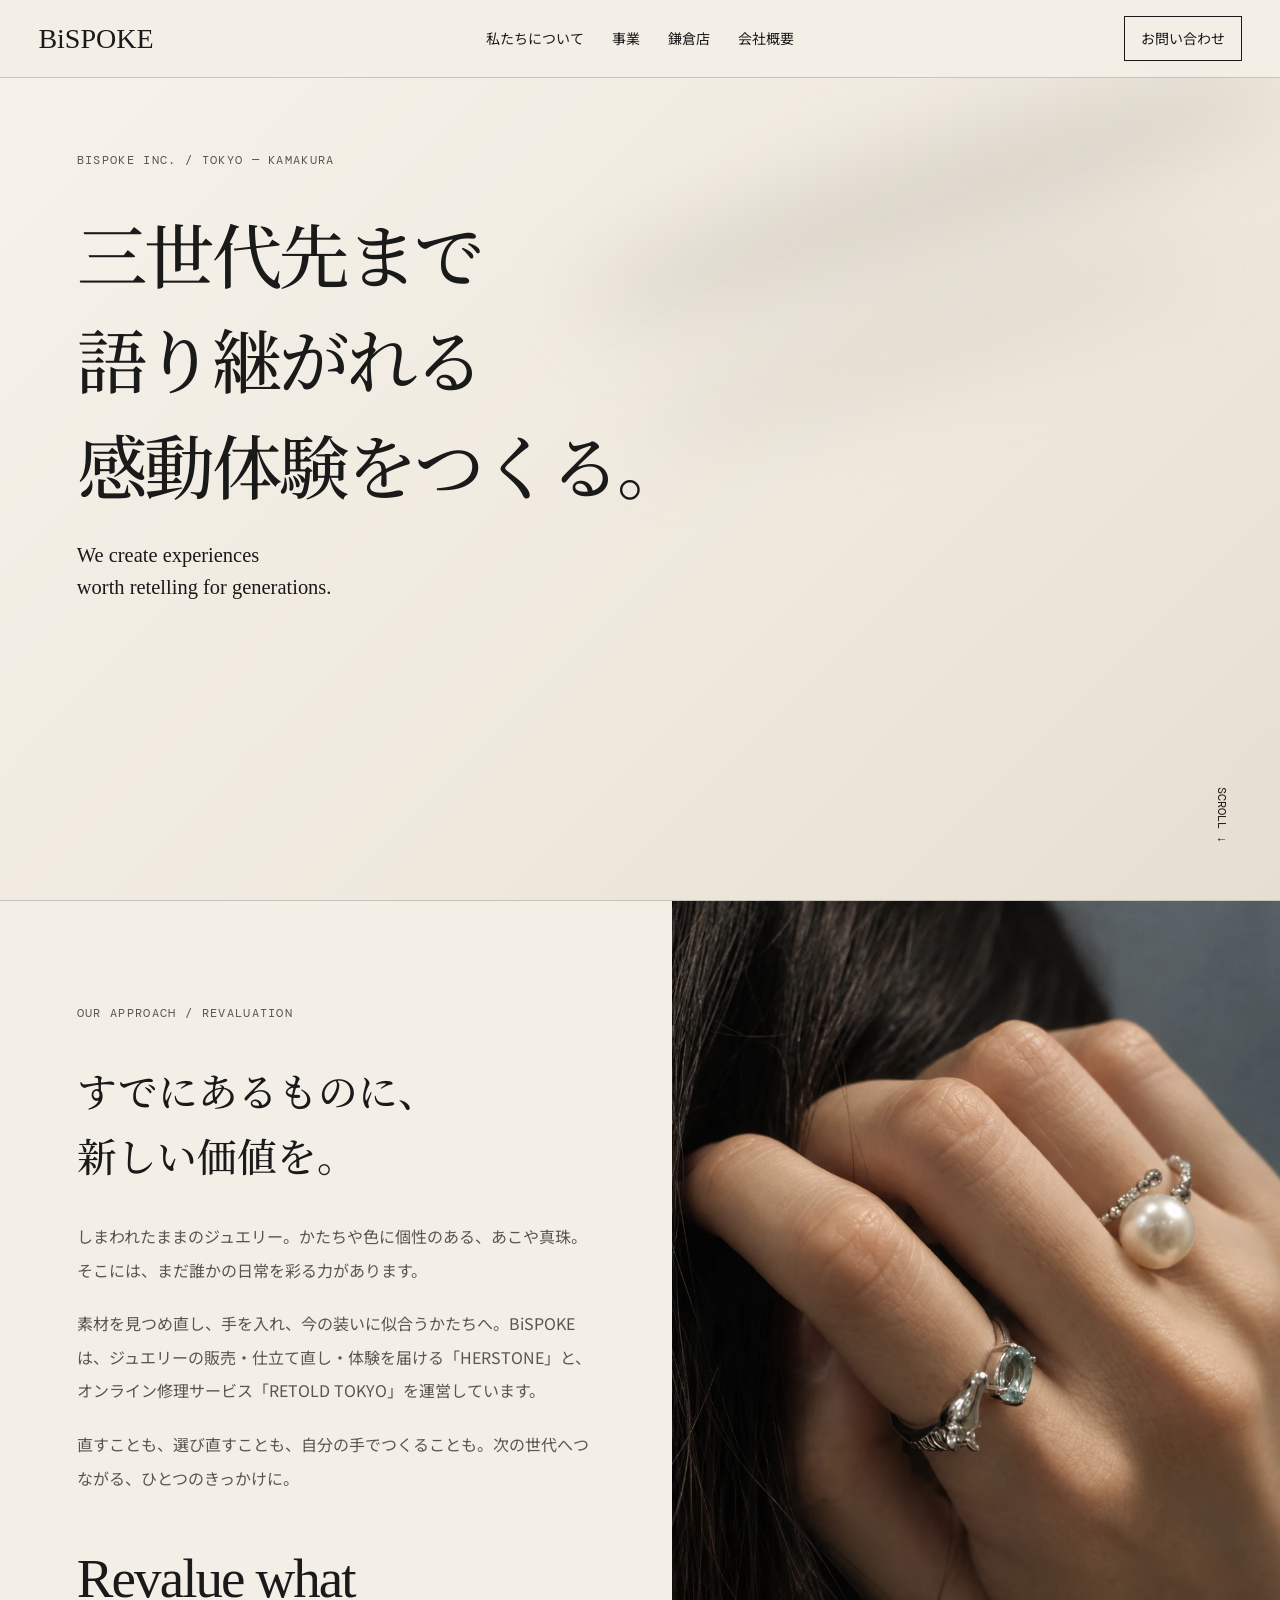
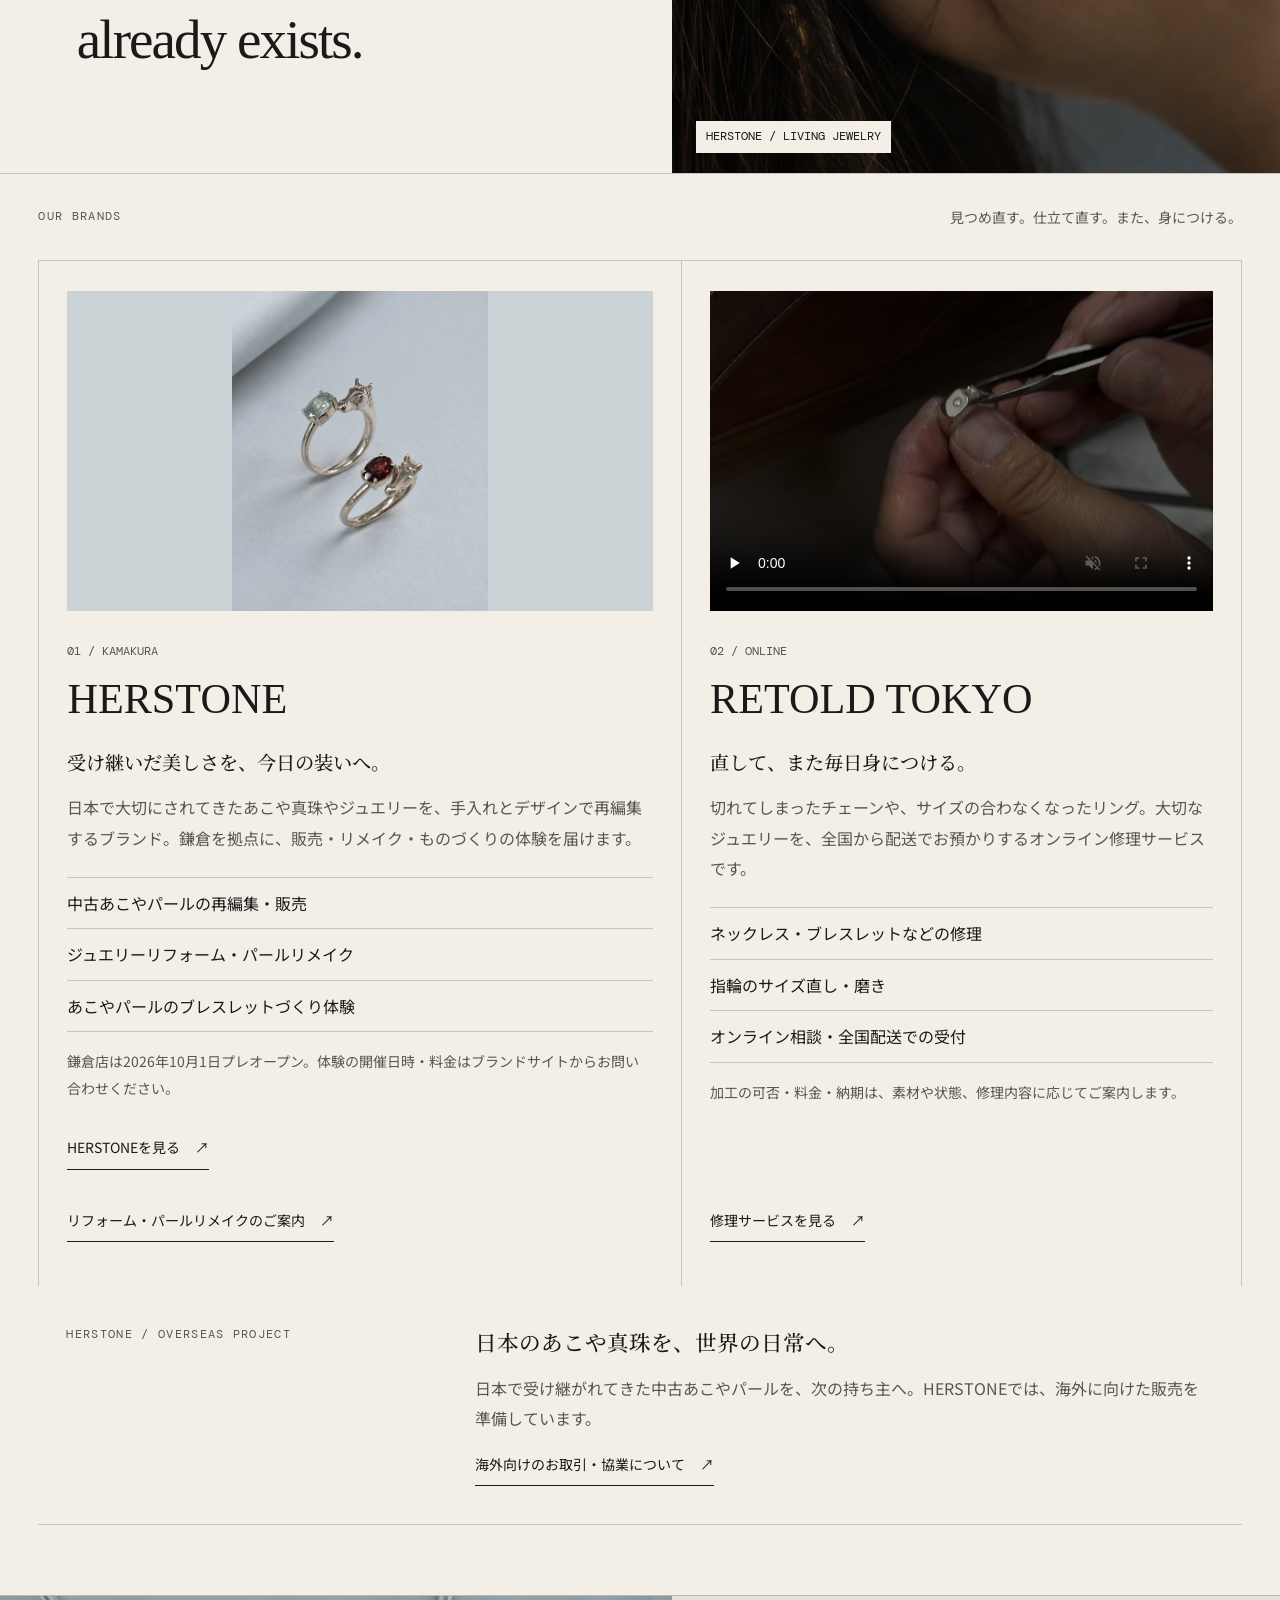
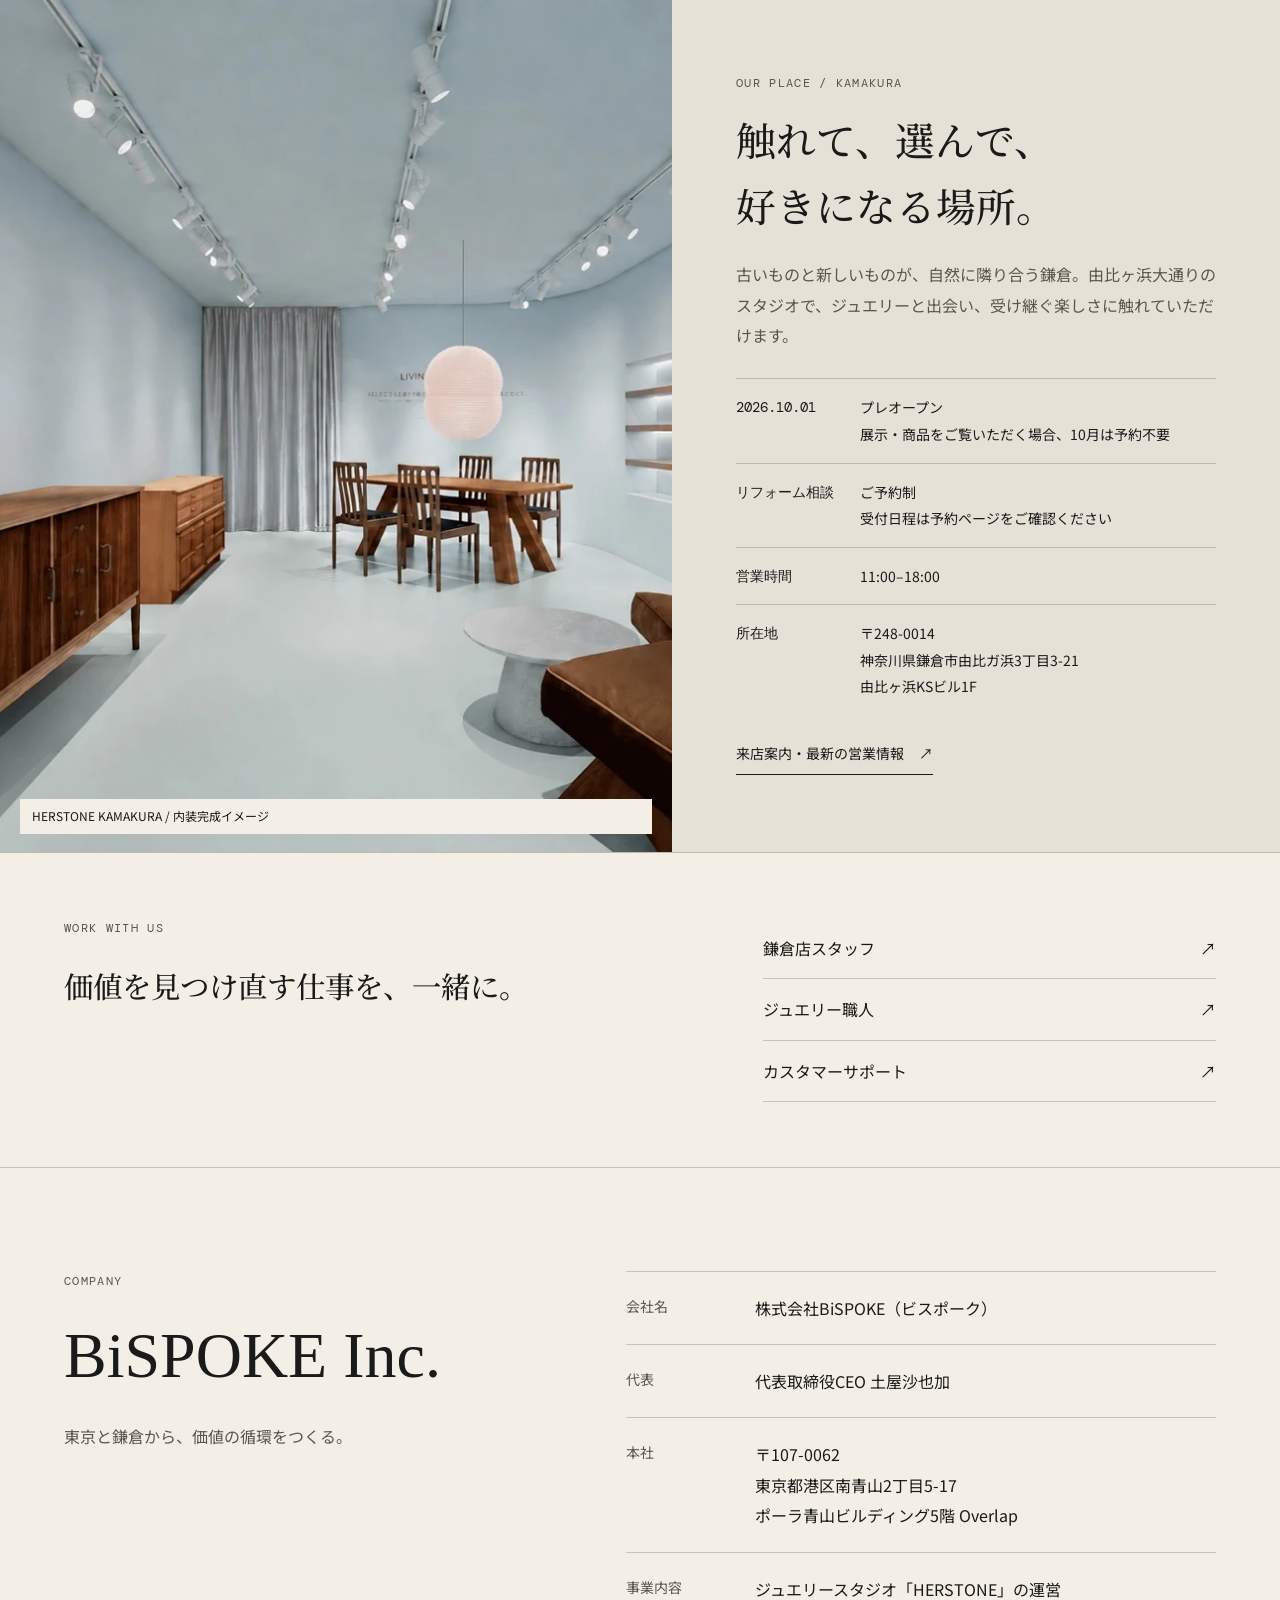
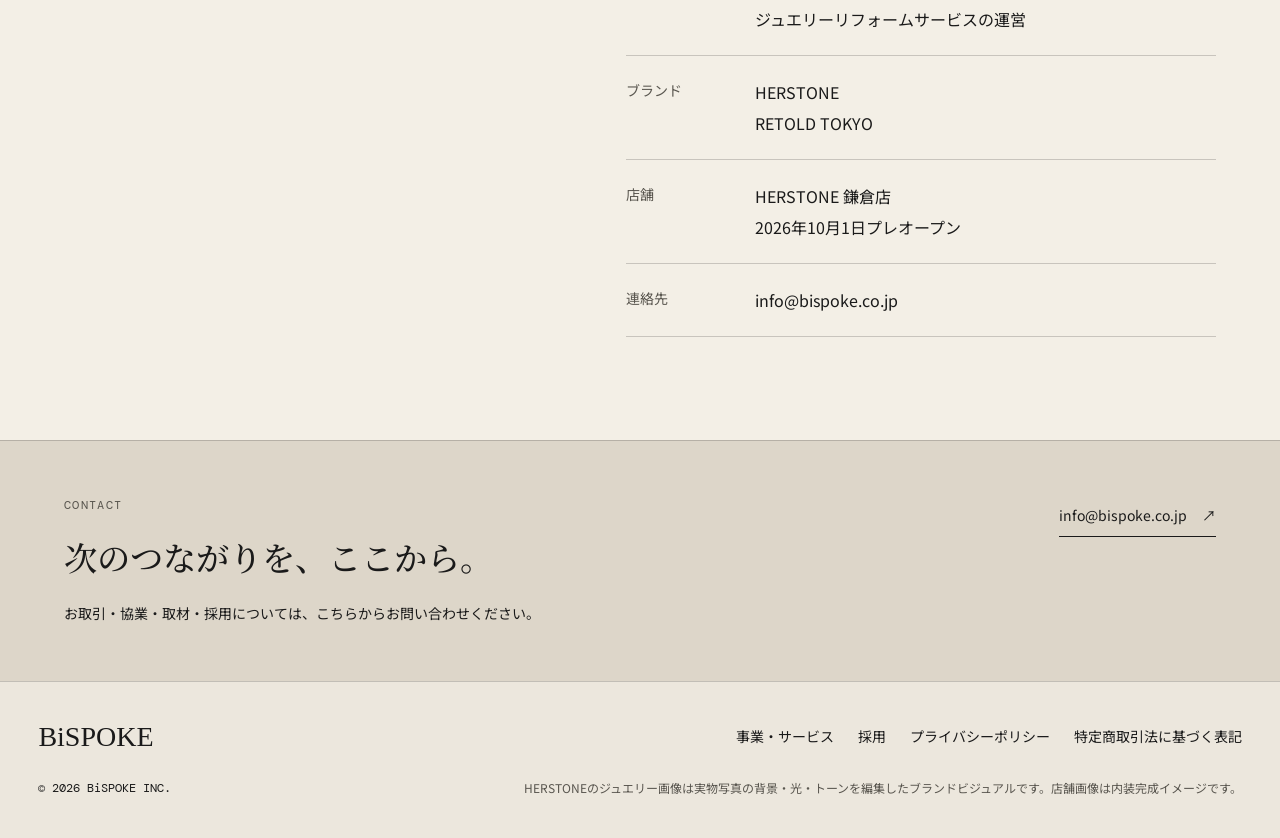
<file: index.html>
<!DOCTYPE html>
<html lang="ja">
<head>
  <meta charset="UTF-8">
  <meta name="viewport" content="width=device-width, initial-scale=1">
  <title>株式会社BiSPOKE — 三世代先まで語り継がれる感動体験をつくる</title>
  <meta name="description" content="株式会社BiSPOKEは、ジュエリーとあこや真珠の価値を見つめ直す会社です。鎌倉発のブランドHERSTONEと、全国配送のジュエリー修理サービスRETOLD TOKYOを運営しています。">
  <link rel="canonical" href="https://bispoke.co.jp/">
  <link rel="preconnect" href="https://fonts.googleapis.com">
  <link rel="preconnect" href="https://fonts.gstatic.com" crossorigin>
  <link href="https://fonts.googleapis.com/css2?family=DM+Mono:wght@400&family=Noto+Sans+JP:wght@400;500;700&family=Noto+Serif+JP:wght@400;500;600&display=swap" rel="stylesheet">
  <link rel="stylesheet" href="/corp.css">
<script>
!function(f,b,e,v,n,t,s)
{if(f.fbq)return;n=f.fbq=function(){n.callMethod?
n.callMethod.apply(n,arguments):n.queue.push(arguments)};
if(!f._fbq)f._fbq=n;n.push=n;n.loaded=!0;n.version='2.0';
n.queue=[];t=b.createElement(e);t.async=!0;
t.src=v;s=b.getElementsByTagName(e)[0];
s.parentNode.insertBefore(t,s)}(window, document,'script',
'https://connect.facebook.net/en_US/fbevents.js');
fbq('init', '925486173445456');
fbq('track', 'PageView');
</script>
</head>
<body>
  <a class="skip-link" href="#main">本文へ移動</a>
  <header class="site-header">
    <a href="/" class="brand" aria-label="BiSPOKE トップ">BiSPOKE</a>
    <nav class="desktop-nav" aria-label="メインナビゲーション">
      <a href="#mission">私たちについて</a><a href="#business">事業</a><a href="#story">鎌倉店</a><a href="#company">会社概要</a>
    </nav>
    <a class="contact-button" href="#contact">お問い合わせ</a>
  </header>
  <main id="main">
    <section class="hero" id="top">
      <div class="hero-shadow hero-shadow-a" aria-hidden="true"></div>
      <div class="hero-shadow hero-shadow-b" aria-hidden="true"></div>
      <div class="hero-content">
        <p class="eyebrow">BISPOKE INC. / TOKYO — KAMAKURA</p>
        <h1>三世代先まで<br>語り継がれる<br>感動体験をつくる。</h1>
        <p class="hero-en" lang="en">We create experiences<br>worth retelling for generations.</p>
      </div>
      <a href="#mission" class="scroll-mark" aria-label="私たちについて読む">SCROLL ↓</a>
    </section>

    <section class="approach" id="mission" aria-labelledby="mission-title">
      <div class="approach-copy">
        <p class="eyebrow">OUR APPROACH / REVALUATION</p>
        <h2 id="mission-title">すでにあるものに、<br>新しい価値を。</h2>
        <p>しまわれたままのジュエリー。かたちや色に個性のある、あこや真珠。そこには、まだ誰かの日常を彩る力があります。</p>
        <p>素材を見つめ直し、手を入れ、今の装いに似合うかたちへ。BiSPOKEは、ジュエリーの販売・仕立て直し・体験を届ける「HERSTONE」と、オンライン修理サービス「RETOLD TOKYO」を運営しています。</p>
        <p>直すことも、選び直すことも、自分の手でつくることも。次の世代へつながる、ひとつのきっかけに。</p>
        <p class="approach-tag" lang="en">Revalue what<br>already exists.</p>
      </div>
      <figure class="approach-image">
        <img src="/images/herstone-worn.webp" alt="HERSTONEの色石リングとパールリングを身につけた手元" width="1122" height="1402" loading="lazy">
        <figcaption>HERSTONE / LIVING JEWELRY</figcaption>
      </figure>
    </section>

    <section class="business" id="business" aria-labelledby="business-title">
      <div class="section-head"><h2 class="eyebrow" id="business-title">OUR BRANDS</h2><p>見つめ直す。仕立て直す。また、身につける。</p></div>
      <div class="business-grid">
        <article class="business-card">
          <figure class="brand-media"><img src="/images/herstone-rings.webp" alt="淡いブルーと深い赤の石をあしらったHERSTONEのリング" width="1122" height="1402" loading="lazy"></figure>
          <div class="business-meta"><span>01 / KAMAKURA</span><h3>HERSTONE</h3></div>
          <p class="business-jp">受け継いだ美しさを、今日の装いへ。</p>
          <p>日本で大切にされてきたあこや真珠やジュエリーを、手入れとデザインで再編集するブランド。鎌倉を拠点に、販売・リメイク・ものづくりの体験を届けます。</p>
          <ul class="service-list"><li>中古あこやパールの再編集・販売</li><li>ジュエリーリフォーム・パールリメイク</li><li>あこやパールのブレスレットづくり体験</li></ul>
          <p class="status-note">鎌倉店は2026年10月1日プレオープン。体験の開催日時・料金はブランドサイトからお問い合わせください。</p>
          <a class="text-link" href="https://herstone.jp" target="_blank" rel="noopener noreferrer">HERSTONEを見る <span aria-hidden="true">↗</span></a><br><a class="text-link" href="https://herstone.jp/jewelry-reform" target="_blank" rel="noopener noreferrer">リフォーム・パールリメイクのご案内 <span aria-hidden="true">↗</span></a>
        </article>
        <article class="business-card">
          <figure class="brand-media repair-media"><video controls muted playsinline preload="none" poster="/images/setting.png" aria-label="ジュエリーに手を入れる職人の作業映像"><source src="/images/atelier.webm" type="video/webm"><source src="/images/atelier.mp4" type="video/mp4"></video></figure>
          <div class="business-meta"><span>02 / ONLINE</span><h3>RETOLD TOKYO</h3></div>
          <p class="business-jp">直して、また毎日身につける。</p>
          <p>切れてしまったチェーンや、サイズの合わなくなったリング。大切なジュエリーを、全国から配送でお預かりするオンライン修理サービスです。</p>
          <ul class="service-list"><li>ネックレス・ブレスレットなどの修理</li><li>指輪のサイズ直し・磨き</li><li>オンライン相談・全国配送での受付</li></ul>
          <p class="status-note">加工の可否・料金・納期は、素材や状態、修理内容に応じてご案内します。</p>
          <a class="text-link" href="https://retold.tokyo/repair" target="_blank" rel="noopener noreferrer">修理サービスを見る <span aria-hidden="true">↗</span></a>
        </article>
      </div>
      <div class="global-note"><p class="eyebrow">HERSTONE / OVERSEAS PROJECT</p><div><h3>日本のあこや真珠を、世界の日常へ。</h3><p>日本で受け継がれてきた中古あこやパールを、次の持ち主へ。HERSTONEでは、海外に向けた販売を準備しています。</p><a class="text-link" href="mailto:info@bispoke.co.jp?subject=HERSTONE%E6%B5%B7%E5%A4%96%E8%B2%A9%E5%A3%B2%E3%81%AE%E5%8D%94%E6%A5%AD%E3%81%AB%E3%81%A4%E3%81%84%E3%81%A6">海外向けのお取引・協業について <span aria-hidden="true">↗</span></a></div></div>
    </section>

    <section class="story" id="story" aria-labelledby="store-title">
      <figure class="store-image"><img src="/images/kamakura-interior.webp" alt="水色の壁と木製家具を配したHERSTONE鎌倉店の内装完成イメージ" width="1536" height="864" loading="lazy"><figcaption>HERSTONE KAMAKURA / 内装完成イメージ</figcaption></figure>
      <div class="story-copy">
        <p class="eyebrow">OUR PLACE / KAMAKURA</p>
        <h2 id="store-title">触れて、選んで、<br>好きになる場所。</h2>
        <p>古いものと新しいものが、自然に隣り合う鎌倉。由比ヶ浜大通りのスタジオで、ジュエリーと出会い、受け継ぐ楽しさに触れていただけます。</p>
        <dl class="store-data"><div><dt>2026.10.01</dt><dd>プレオープン<br>展示・商品をご覧いただく場合、10月は予約不要</dd></div><div><dt>リフォーム相談</dt><dd>ご予約制<br>受付日程は予約ページをご確認ください</dd></div><div><dt>営業時間</dt><dd>11:00–18:00</dd></div><div><dt>所在地</dt><dd>〒248-0014<br>神奈川県鎌倉市由比ガ浜3丁目3-21<br>由比ヶ浜KSビル1F</dd></div></dl>
        <a class="text-link" href="https://herstone.jp/jewelry-reform/kamakura" target="_blank" rel="noopener noreferrer">来店案内・最新の営業情報 <span aria-hidden="true">↗</span></a>
      </div>
    </section>


    <section class="careers" id="careers" aria-labelledby="careers-title">
      <div><p class="eyebrow">WORK WITH US</p><h2 id="careers-title">価値を見つけ直す仕事を、一緒に。</h2></div>
      <nav aria-label="募集職種"><a href="/jobs/store-staff">鎌倉店スタッフ <span aria-hidden="true">↗</span></a><a href="/jobs/craftsman">ジュエリー職人 <span aria-hidden="true">↗</span></a><a href="/jobs/customer-support">カスタマーサポート <span aria-hidden="true">↗</span></a></nav>
    </section>

    <section class="company" id="company" aria-labelledby="company-title">
      <div class="company-intro"><p class="eyebrow">COMPANY</p><h2 id="company-title">BiSPOKE Inc.</h2><p>東京と鎌倉から、価値の循環をつくる。</p></div>
      <dl class="company-data"><div><dt>会社名</dt><dd>株式会社BiSPOKE（ビスポーク）</dd></div><div><dt>代表</dt><dd>代表取締役CEO 土屋沙也加</dd></div><div><dt>本社</dt><dd>〒107-0062<br>東京都港区南青山2丁目5-17<br>ポーラ青山ビルディング5階 Overlap</dd></div><div><dt>事業内容</dt><dd>ジュエリースタジオ「HERSTONE」の運営<br>ジュエリーリフォームサービスの運営</dd></div><div><dt>ブランド</dt><dd><a href="https://herstone.jp" target="_blank" rel="noopener noreferrer">HERSTONE</a><br><a href="https://retold.tokyo" target="_blank" rel="noopener noreferrer">RETOLD TOKYO</a></dd></div><div><dt>店舗</dt><dd>HERSTONE 鎌倉店<br>2026年10月1日プレオープン</dd></div><div><dt>連絡先</dt><dd><a href="mailto:info@bispoke.co.jp">info@bispoke.co.jp</a></dd></div></dl>
    </section>
    <section class="closing" id="contact" aria-labelledby="contact-title"><div><p class="eyebrow">CONTACT</p><h2 id="contact-title">次のつながりを、ここから。</h2><p>お取引・協業・取材・採用については、こちらからお問い合わせください。</p></div><a class="text-link" href="mailto:info@bispoke.co.jp">info@bispoke.co.jp <span aria-hidden="true">↗</span></a></section>
  </main>
  <footer class="site-footer"><a class="brand" href="/">BiSPOKE</a><nav class="footer-links" aria-label="フッター"><a href="/services">事業・サービス</a><a href="#careers">採用</a><a href="/privacy">プライバシーポリシー</a><a href="/tokushoho">特定商取引法に基づく表記</a></nav><p>© 2026 BiSPOKE INC.</p><p class="image-note">HERSTONEのジュエリー画像は実物写真の背景・光・トーンを編集したブランドビジュアルです。店舗画像は内装完成イメージです。</p></footer>
</body>
</html>
</file>
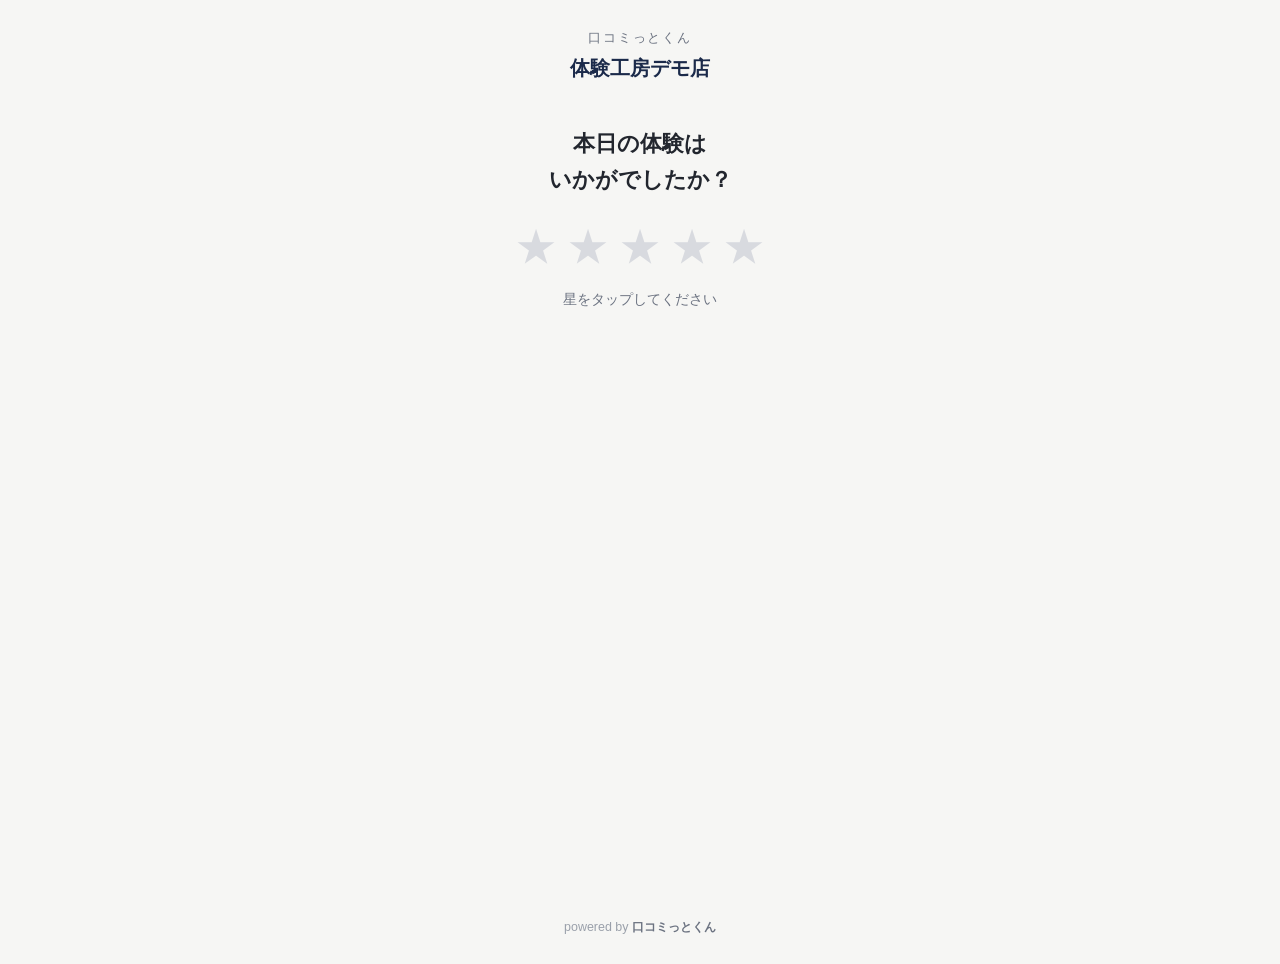
<file: kuchikomi-kun/index.html>
<!DOCTYPE html>
<html lang="ja">
<head>
  <meta charset="UTF-8" />
  <meta name="viewport" content="width=device-width, initial-scale=1, viewport-fit=cover" />
  <meta name="robots" content="noindex, nofollow" />
  <title>口コミっとくん</title>
  <meta name="description" content="体験はいかがでしたか？感想を数タップで、口コミの下書きをお手伝いします。" />
  <link rel="stylesheet" href="./style.css" />
</head>
<body>
  <main class="app" id="app">
    <!-- ローディング -->
    <section class="screen is-active" id="screen-loading">
      <div class="loading">読み込み中…</div>
    </section>

    <!-- 1. 評価 -->
    <section class="screen" id="screen-rate">
      <header class="store-head">
        <p class="brand" id="brand"></p>
        <h1 class="store-name" id="store-name"></h1>
      </header>
      <p class="lead">本日の体験は<br>いかがでしたか？</p>
      <div class="stars" id="stars" role="radiogroup" aria-label="満足度の評価">
        <button class="star" data-v="1" aria-label="星1">★</button>
        <button class="star" data-v="2" aria-label="星2">★</button>
        <button class="star" data-v="3" aria-label="星3">★</button>
        <button class="star" data-v="4" aria-label="星4">★</button>
        <button class="star" data-v="5" aria-label="星5">★</button>
      </div>
      <p class="star-hint" id="star-hint">星をタップしてください</p>
    </section>

    <!-- 2. 高評価：感想チップ -->
    <section class="screen" id="screen-positive">
      <h2 class="q">ありがとうございます！<br>どんなところがよかったですか？</h2>

      <p class="label">体験したメニュー</p>
      <div class="chips" id="chips-exp"></div>

      <p class="label">よかった点（いくつでも）</p>
      <div class="chips" id="chips-hl"></div>

      <p class="label">ひとこと（任意）</p>
      <textarea id="freeword" class="freeword" rows="2" placeholder="例）丁寧に教えてもらえて楽しかったです"></textarea>

      <button class="btn btn-primary" id="btn-make">口コミの下書きを作る</button>
      <button class="btn btn-text" id="btn-to-private-1">店舗に直接つたえる</button>
    </section>

    <!-- 3. 下書き表示 -->
    <section class="screen" id="screen-draft">
      <h2 class="q">こちらでいかがですか？</h2>
      <p class="sub">自由に書き換えてから投稿できます。</p>
      <div class="draft-wrap">
        <textarea id="draft" class="draft" rows="7" aria-label="口コミの下書き"></textarea>
        <p class="draft-note" id="draft-note"></p>
      </div>
      <button class="btn btn-primary" id="btn-post">コピーして Google に投稿する</button>
      <div class="row">
        <button class="btn btn-sub" id="btn-regen">別の文面にする</button>
        <button class="btn btn-sub" id="btn-copy">コピーだけ</button>
      </div>
      <button class="btn btn-text" id="btn-to-private-2">やっぱり店舗に直接つたえる</button>
    </section>

    <!-- 4. 低評価：非公開フィードバック -->
    <section class="screen" id="screen-private">
      <h2 class="q">教えていただけますか？</h2>
      <p class="sub">いただいた内容は店舗へ直接届きます（公開されません）。</p>

      <p class="label">気になった点</p>
      <div class="chips" id="chips-neg"></div>

      <p class="label">くわしく（任意）</p>
      <textarea id="fb-text" class="freeword" rows="4" placeholder="改善のために、よろしければお聞かせください"></textarea>

      <button class="btn btn-primary" id="btn-fb-send">店舗に送る</button>
      <button class="btn btn-text" id="btn-to-google">Google の口コミに投稿する</button>
    </section>

    <!-- 5. 完了（投稿） -->
    <section class="screen" id="screen-thanks">
      <div class="done">✓</div>
      <h2 class="q" id="thanks-title">ありがとうございました</h2>
      <p class="sub" id="thanks-msg"></p>
    </section>
  </main>

  <footer class="foot">
    <span>powered by <strong>口コミっとくん</strong></span>
  </footer>

  <script src="./app.js"></script>
</body>
</html>
</file>
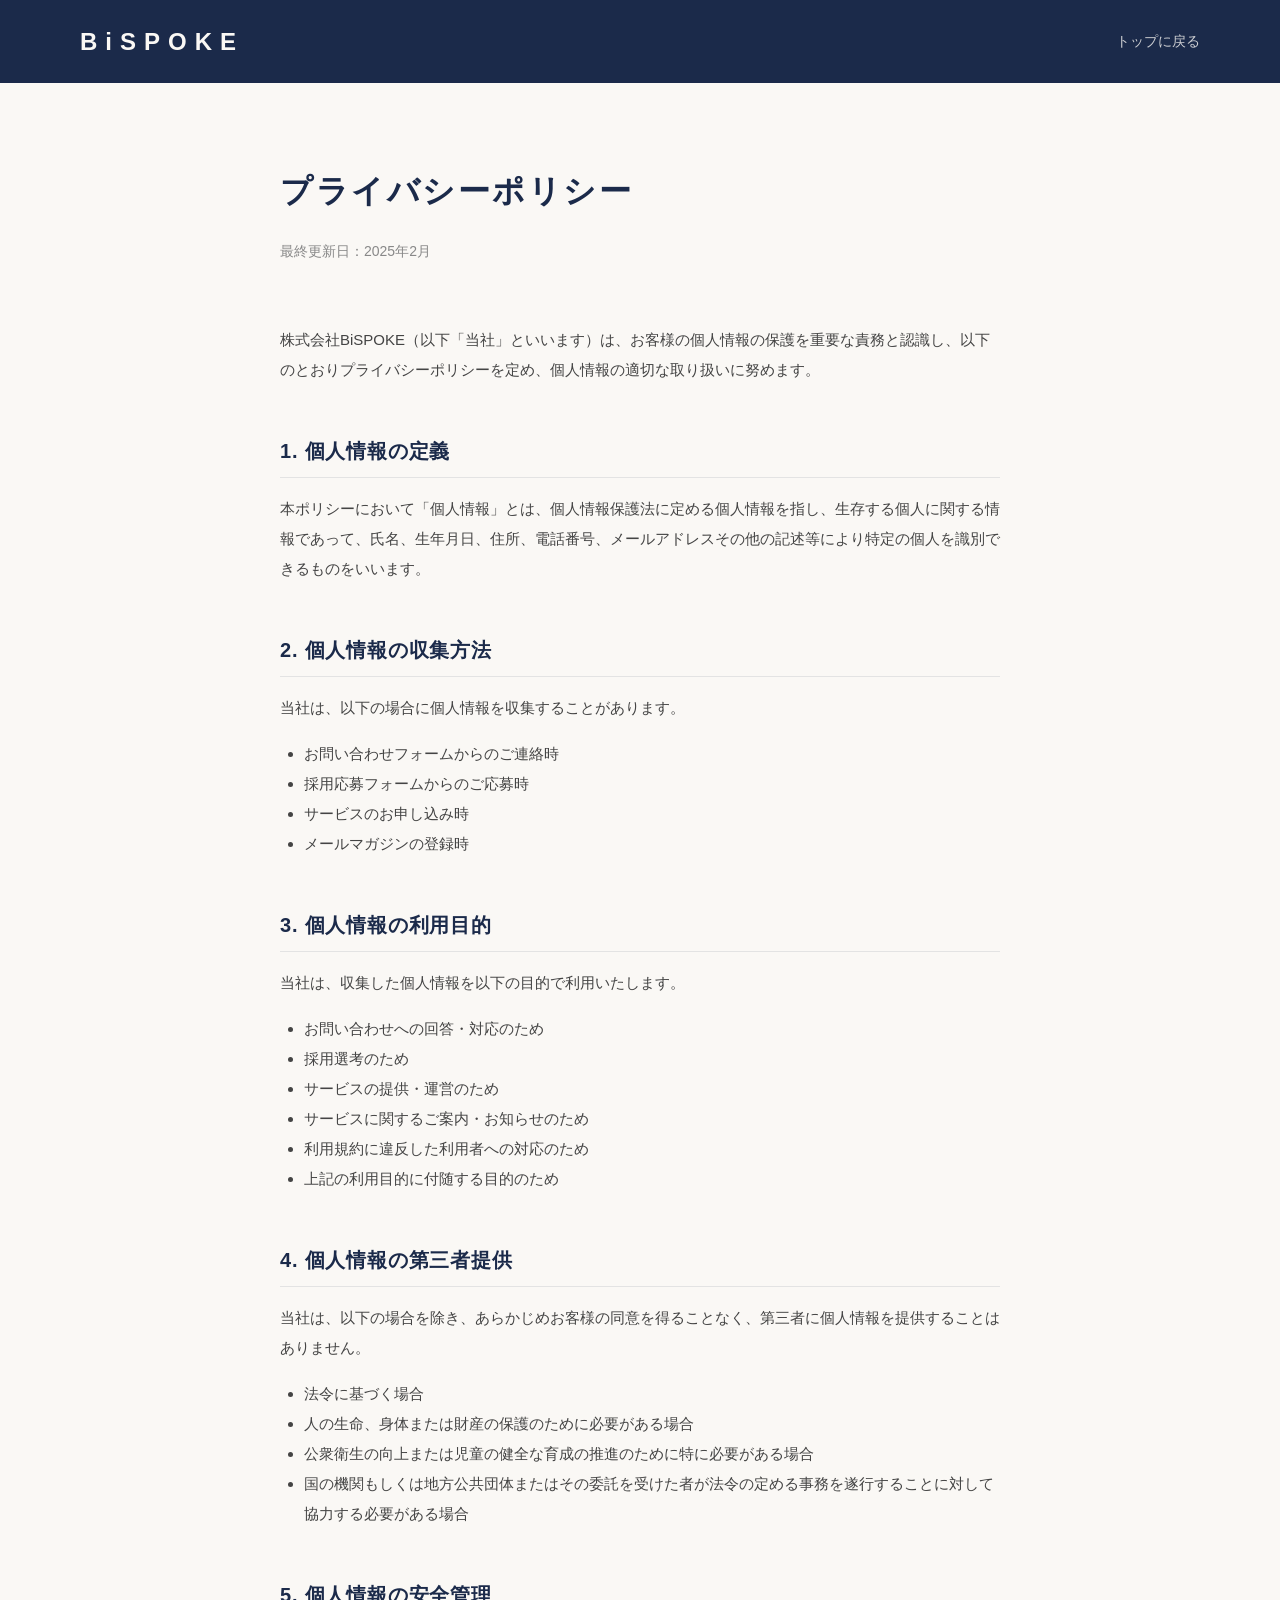
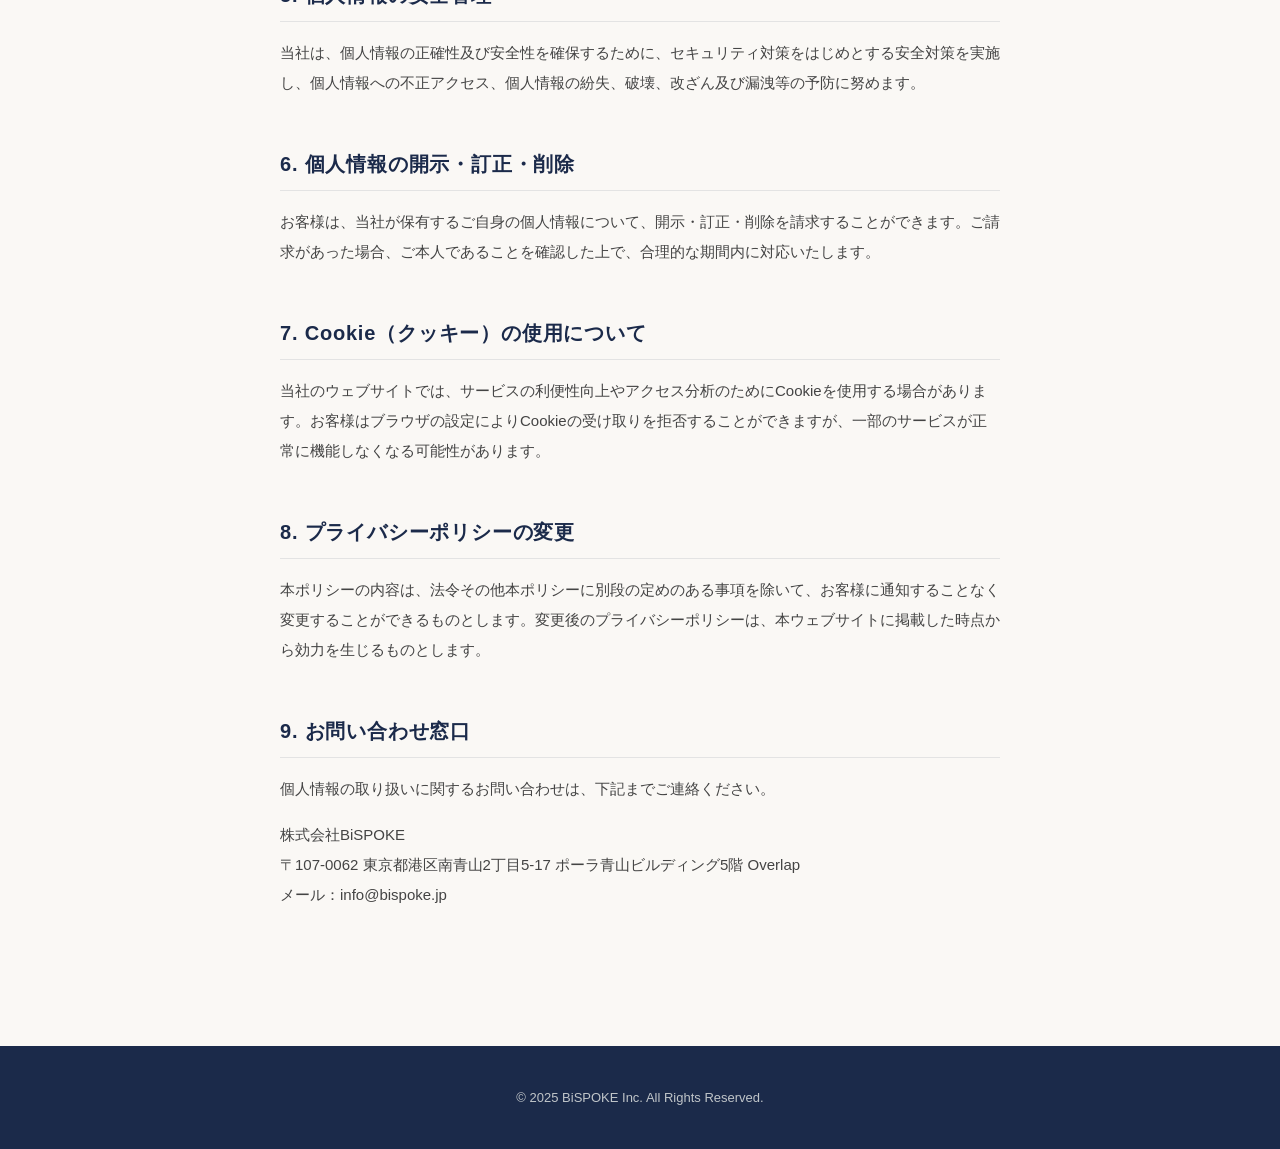
<file: privacy.html>
<!DOCTYPE html>
<html lang="ja">
<head>
    <meta charset="UTF-8">
    <meta name="viewport" content="width=device-width, initial-scale=1.0">
    <title>プライバシーポリシー | 株式会社BiSPOKE</title>
    <meta name="description" content="株式会社BiSPOKE（ビスポーク）のプライバシーポリシー。お客様の個人情報の取り扱いについてご案内します。">
    <link rel="canonical" href="https://bispoke.co.jp/privacy.html">
    <style>
        * {
            margin: 0;
            padding: 0;
            box-sizing: border-box;
            -webkit-font-smoothing: antialiased;
        }

        :root {
            --uzume-navy: #1B2A4A;
            --uzume-muted-blue: #1B3A3A;
            --uzume-silver: #C0C5C9;
            --uzume-off-white: #FAF8F5;
            --uzume-warm-gray: #E8E4E1;
            --uzume-ink: #3D3D3D;
            --uzume-brass: #C9A86C;
        }

        body {
            font-family: "Helvetica Neue", "Yu Gothic", "游ゴシック", "YuGothic", sans-serif;
            background-color: var(--uzume-off-white);
            color: var(--uzume-navy);
            line-height: 1.8;
        }

        header {
            background-color: var(--uzume-navy);
            padding: 20px 0;
        }

        .header-inner {
            max-width: 1200px;
            margin: 0 auto;
            padding: 0 40px;
            display: flex;
            justify-content: space-between;
            align-items: center;
        }

        .logo {
            color: var(--uzume-off-white);
            text-decoration: none;
            font-family: 'Helvetica Neue', Helvetica, Arial, sans-serif;
            font-size: 24px;
            font-weight: 700;
            letter-spacing: 8px;
        }

        .back-link {
            color: var(--uzume-off-white);
            text-decoration: none;
            font-size: 14px;
            opacity: 0.8;
            transition: opacity 0.3s ease;
        }

        .back-link:hover {
            opacity: 1;
        }

        .content {
            max-width: 800px;
            margin: 0 auto;
            padding: 80px 40px 120px;
        }

        h1 {
            font-size: 32px;
            margin-bottom: 16px;
            letter-spacing: 0.08em;
            font-weight: 600;
        }

        .updated {
            font-size: 14px;
            color: #888;
            margin-bottom: 60px;
        }

        h2 {
            font-size: 20px;
            margin-top: 48px;
            margin-bottom: 16px;
            padding-bottom: 8px;
            border-bottom: 1px solid rgba(27, 42, 74, 0.1);
            letter-spacing: 0.04em;
        }

        p {
            margin-bottom: 16px;
            font-size: 15px;
            line-height: 2;
            color: #444;
        }

        ul {
            margin-bottom: 16px;
            padding-left: 24px;
        }

        li {
            font-size: 15px;
            line-height: 2;
            color: #444;
        }

        footer {
            background-color: var(--uzume-navy);
            color: var(--uzume-silver);
            text-align: center;
            padding: 40px;
            font-size: 13px;
        }

        @media (max-width: 768px) {
            .content {
                padding: 60px 24px 80px;
            }

            h1 {
                font-size: 24px;
            }

            .header-inner {
                padding: 0 24px;
            }
        }
    </style>
</head>
<body>

    <header>
        <div class="header-inner">
            <a href="index.html" class="logo">BiSPOKE</a>
            <a href="index.html" class="back-link">トップに戻る</a>
        </div>
    </header>

    <div class="content">
        <h1>プライバシーポリシー</h1>
        <p class="updated">最終更新日：2025年2月</p>

        <p>株式会社BiSPOKE（以下「当社」といいます）は、お客様の個人情報の保護を重要な責務と認識し、以下のとおりプライバシーポリシーを定め、個人情報の適切な取り扱いに努めます。</p>

        <h2>1. 個人情報の定義</h2>
        <p>本ポリシーにおいて「個人情報」とは、個人情報保護法に定める個人情報を指し、生存する個人に関する情報であって、氏名、生年月日、住所、電話番号、メールアドレスその他の記述等により特定の個人を識別できるものをいいます。</p>

        <h2>2. 個人情報の収集方法</h2>
        <p>当社は、以下の場合に個人情報を収集することがあります。</p>
        <ul>
            <li>お問い合わせフォームからのご連絡時</li>
            <li>採用応募フォームからのご応募時</li>
            <li>サービスのお申し込み時</li>
            <li>メールマガジンの登録時</li>
        </ul>

        <h2>3. 個人情報の利用目的</h2>
        <p>当社は、収集した個人情報を以下の目的で利用いたします。</p>
        <ul>
            <li>お問い合わせへの回答・対応のため</li>
            <li>採用選考のため</li>
            <li>サービスの提供・運営のため</li>
            <li>サービスに関するご案内・お知らせのため</li>
            <li>利用規約に違反した利用者への対応のため</li>
            <li>上記の利用目的に付随する目的のため</li>
        </ul>

        <h2>4. 個人情報の第三者提供</h2>
        <p>当社は、以下の場合を除き、あらかじめお客様の同意を得ることなく、第三者に個人情報を提供することはありません。</p>
        <ul>
            <li>法令に基づく場合</li>
            <li>人の生命、身体または財産の保護のために必要がある場合</li>
            <li>公衆衛生の向上または児童の健全な育成の推進のために特に必要がある場合</li>
            <li>国の機関もしくは地方公共団体またはその委託を受けた者が法令の定める事務を遂行することに対して協力する必要がある場合</li>
        </ul>

        <h2>5. 個人情報の安全管理</h2>
        <p>当社は、個人情報の正確性及び安全性を確保するために、セキュリティ対策をはじめとする安全対策を実施し、個人情報への不正アクセス、個人情報の紛失、破壊、改ざん及び漏洩等の予防に努めます。</p>

        <h2>6. 個人情報の開示・訂正・削除</h2>
        <p>お客様は、当社が保有するご自身の個人情報について、開示・訂正・削除を請求することができます。ご請求があった場合、ご本人であることを確認した上で、合理的な期間内に対応いたします。</p>

        <h2>7. Cookie（クッキー）の使用について</h2>
        <p>当社のウェブサイトでは、サービスの利便性向上やアクセス分析のためにCookieを使用する場合があります。お客様はブラウザの設定によりCookieの受け取りを拒否することができますが、一部のサービスが正常に機能しなくなる可能性があります。</p>

        <h2>8. プライバシーポリシーの変更</h2>
        <p>本ポリシーの内容は、法令その他本ポリシーに別段の定めのある事項を除いて、お客様に通知することなく変更することができるものとします。変更後のプライバシーポリシーは、本ウェブサイトに掲載した時点から効力を生じるものとします。</p>

        <h2>9. お問い合わせ窓口</h2>
        <p>個人情報の取り扱いに関するお問い合わせは、下記までご連絡ください。</p>
        <p>
            株式会社BiSPOKE<br>
            〒107-0062 東京都港区南青山2丁目5-17 ポーラ青山ビルディング5階 Overlap<br>
            メール：info@bispoke.jp
        </p>
    </div>

    <footer>
        &copy; 2025 BiSPOKE Inc. All Rights Reserved.
    </footer>

</body>
</html>
</file>
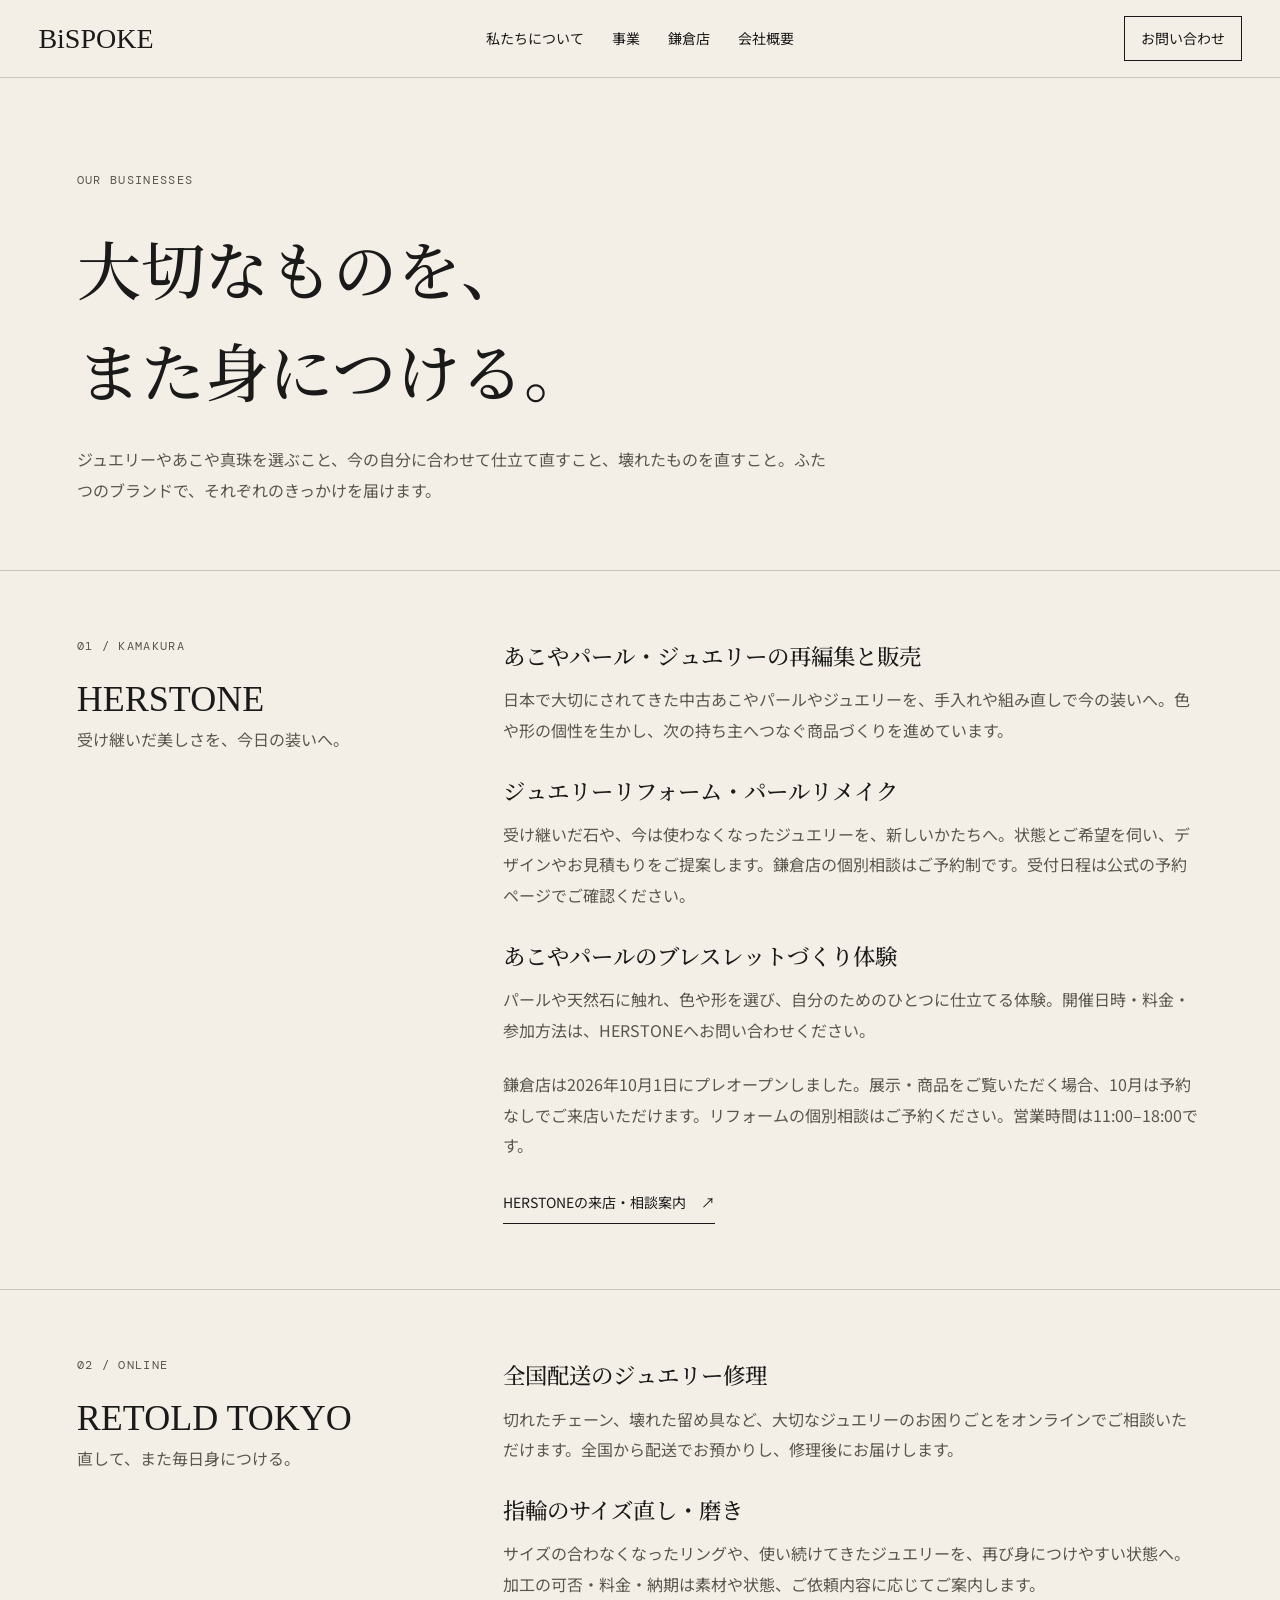
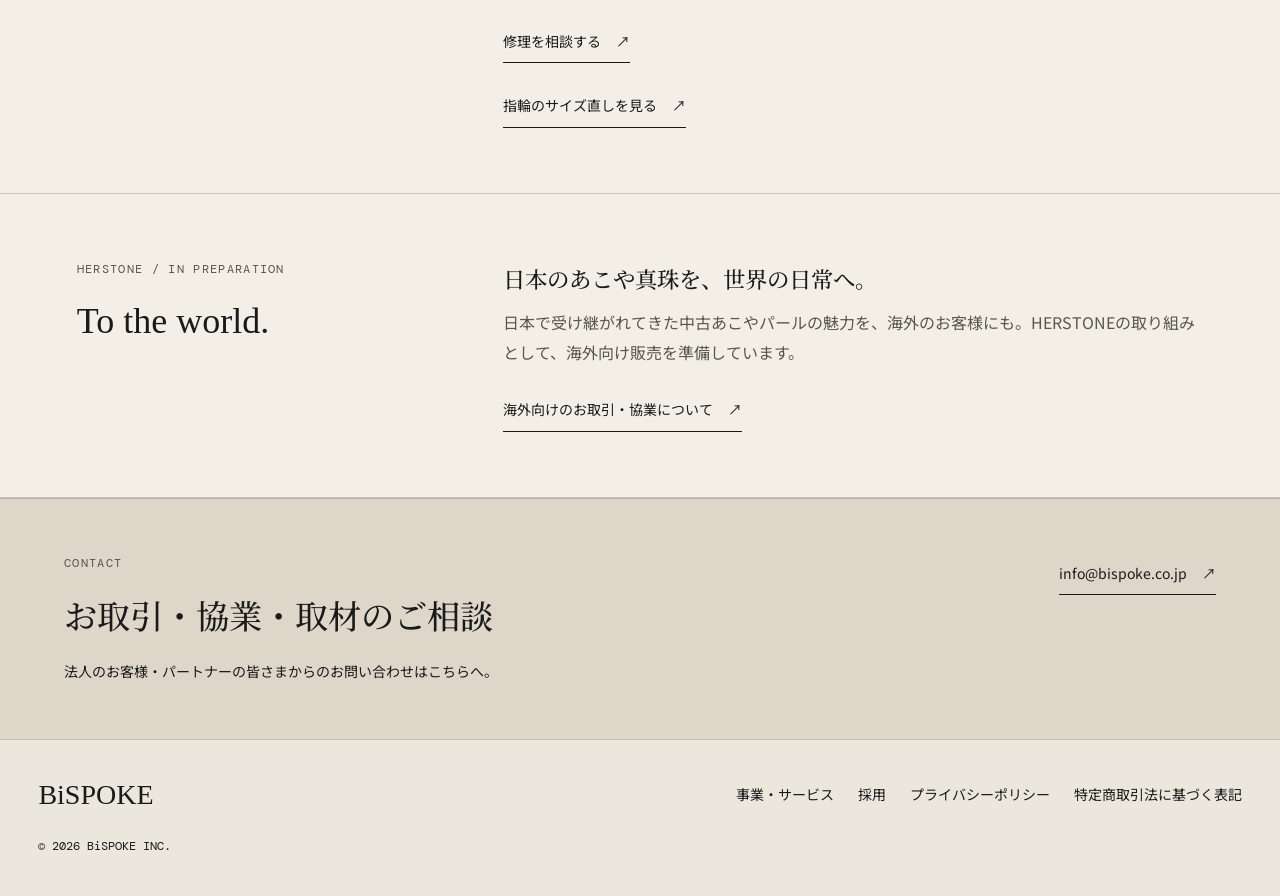
<file: services.html>
<!DOCTYPE html>
<html lang="ja">
<head>
  <meta charset="UTF-8">
  <meta name="viewport" content="width=device-width, initial-scale=1">
  <title>事業・サービス | 株式会社BiSPOKE</title>
  <meta name="description" content="HERSTONEのあこやパール・ジュエリー販売、リフォーム、鎌倉でのものづくり体験と、RETOLD TOKYOの全国配送によるジュエリー修理をご紹介します。">
  <link rel="canonical" href="https://bispoke.co.jp/services">
  <link rel="preconnect" href="https://fonts.googleapis.com">
  <link rel="preconnect" href="https://fonts.gstatic.com" crossorigin>
  <link href="https://fonts.googleapis.com/css2?family=DM+Mono:wght@400&family=Noto+Sans+JP:wght@400;500;700&family=Noto+Serif+JP:wght@400;500;600&display=swap" rel="stylesheet">
  <link rel="stylesheet" href="/corp.css">
<script>
!function(f,b,e,v,n,t,s)
{if(f.fbq)return;n=f.fbq=function(){n.callMethod?
n.callMethod.apply(n,arguments):n.queue.push(arguments)};
if(!f._fbq)f._fbq=n;n.push=n;n.loaded=!0;n.version='2.0';
n.queue=[];t=b.createElement(e);t.async=!0;
t.src=v;s=b.getElementsByTagName(e)[0];
s.parentNode.insertBefore(t,s)}(window, document,'script',
'https://connect.facebook.net/en_US/fbevents.js');
fbq('init', '925486173445456');
fbq('track', 'PageView');
</script>
</head>
<body>
<a class="skip-link" href="#main">本文へ移動</a>
<header class="site-header">
    <a href="/" class="brand" aria-label="BiSPOKE トップ">BiSPOKE</a>
    <nav class="desktop-nav" aria-label="メインナビゲーション">
      <a href="/#mission">私たちについて</a><a href="/#business">事業</a><a href="/#story">鎌倉店</a><a href="/#company">会社概要</a>
    </nav>
    <a class="contact-button" href="/#contact">お問い合わせ</a>
  </header>
<main id="main">
  <section class="page-hero"><p class="eyebrow">OUR BUSINESSES</p><h1>大切なものを、<br>また身につける。</h1><p>ジュエリーやあこや真珠を選ぶこと、今の自分に合わせて仕立て直すこと、壊れたものを直すこと。ふたつのブランドで、それぞれのきっかけを届けます。</p></section>
  <section class="service-detail" id="herstone" aria-labelledby="herstone-title"><div><p class="eyebrow">01 / KAMAKURA</p><h2 id="herstone-title">HERSTONE</h2><p>受け継いだ美しさを、今日の装いへ。</p></div><div>
    <h3>あこやパール・ジュエリーの再編集と販売</h3><p>日本で大切にされてきた中古あこやパールやジュエリーを、手入れや組み直しで今の装いへ。色や形の個性を生かし、次の持ち主へつなぐ商品づくりを進めています。</p>
    <h3>ジュエリーリフォーム・パールリメイク</h3><p>受け継いだ石や、今は使わなくなったジュエリーを、新しいかたちへ。状態とご希望を伺い、デザインやお見積もりをご提案します。鎌倉店の個別相談はご予約制です。受付日程は公式の予約ページでご確認ください。</p>
    <h3>あこやパールのブレスレットづくり体験</h3><p>パールや天然石に触れ、色や形を選び、自分のためのひとつに仕立てる体験。開催日時・料金・参加方法は、HERSTONEへお問い合わせください。</p>
    <p style="margin-top:24px">鎌倉店は2026年10月1日にプレオープンしました。展示・商品をご覧いただく場合、10月は予約なしでご来店いただけます。リフォームの個別相談はご予約ください。営業時間は11:00–18:00です。</p>
    <a class="text-link" href="https://herstone.jp/jewelry-reform" target="_blank" rel="noopener noreferrer">HERSTONEの来店・相談案内 <span aria-hidden="true">↗</span></a>
  </div></section>
  <section class="service-detail" id="retold" aria-labelledby="retold-title"><div><p class="eyebrow">02 / ONLINE</p><h2 id="retold-title">RETOLD TOKYO</h2><p>直して、また毎日身につける。</p></div><div>
    <h3>全国配送のジュエリー修理</h3><p>切れたチェーン、壊れた留め具など、大切なジュエリーのお困りごとをオンラインでご相談いただけます。全国から配送でお預かりし、修理後にお届けします。</p>
    <h3>指輪のサイズ直し・磨き</h3><p>サイズの合わなくなったリングや、使い続けてきたジュエリーを、再び身につけやすい状態へ。加工の可否・料金・納期は素材や状態、ご依頼内容に応じてご案内します。</p>
    <a class="text-link" href="https://retold.tokyo/repair" target="_blank" rel="noopener noreferrer">修理を相談する <span aria-hidden="true">↗</span></a><br>
    <a class="text-link" href="https://retold.tokyo/resize" target="_blank" rel="noopener noreferrer">指輪のサイズ直しを見る <span aria-hidden="true">↗</span></a>
  </div></section>
  <section class="service-detail" aria-labelledby="global-title"><div><p class="eyebrow">HERSTONE / IN PREPARATION</p><h2 id="global-title">To the world.</h2></div><div><h3>日本のあこや真珠を、世界の日常へ。</h3><p>日本で受け継がれてきた中古あこやパールの魅力を、海外のお客様にも。HERSTONEの取り組みとして、海外向け販売を準備しています。</p><a class="text-link" href="mailto:info@bispoke.co.jp?subject=HERSTONE%E6%B5%B7%E5%A4%96%E8%B2%A9%E5%A3%B2%E3%81%AE%E5%8D%94%E6%A5%AD%E3%81%AB%E3%81%A4%E3%81%84%E3%81%A6">海外向けのお取引・協業について <span aria-hidden="true">↗</span></a></div></section>
  <section class="closing"><div><p class="eyebrow">CONTACT</p><h2>お取引・協業・取材のご相談</h2><p>法人のお客様・パートナーの皆さまからのお問い合わせはこちらへ。</p></div><a class="text-link" href="mailto:info@bispoke.co.jp">info@bispoke.co.jp <span aria-hidden="true">↗</span></a></section>
</main>
<footer class="site-footer"><a class="brand" href="/">BiSPOKE</a><nav class="footer-links" aria-label="フッター"><a href="/services">事業・サービス</a><a href="/#careers">採用</a><a href="/privacy">プライバシーポリシー</a><a href="/tokushoho">特定商取引法に基づく表記</a></nav><p>© 2026 BiSPOKE INC.</p></footer>
</body>
</html>
</file>
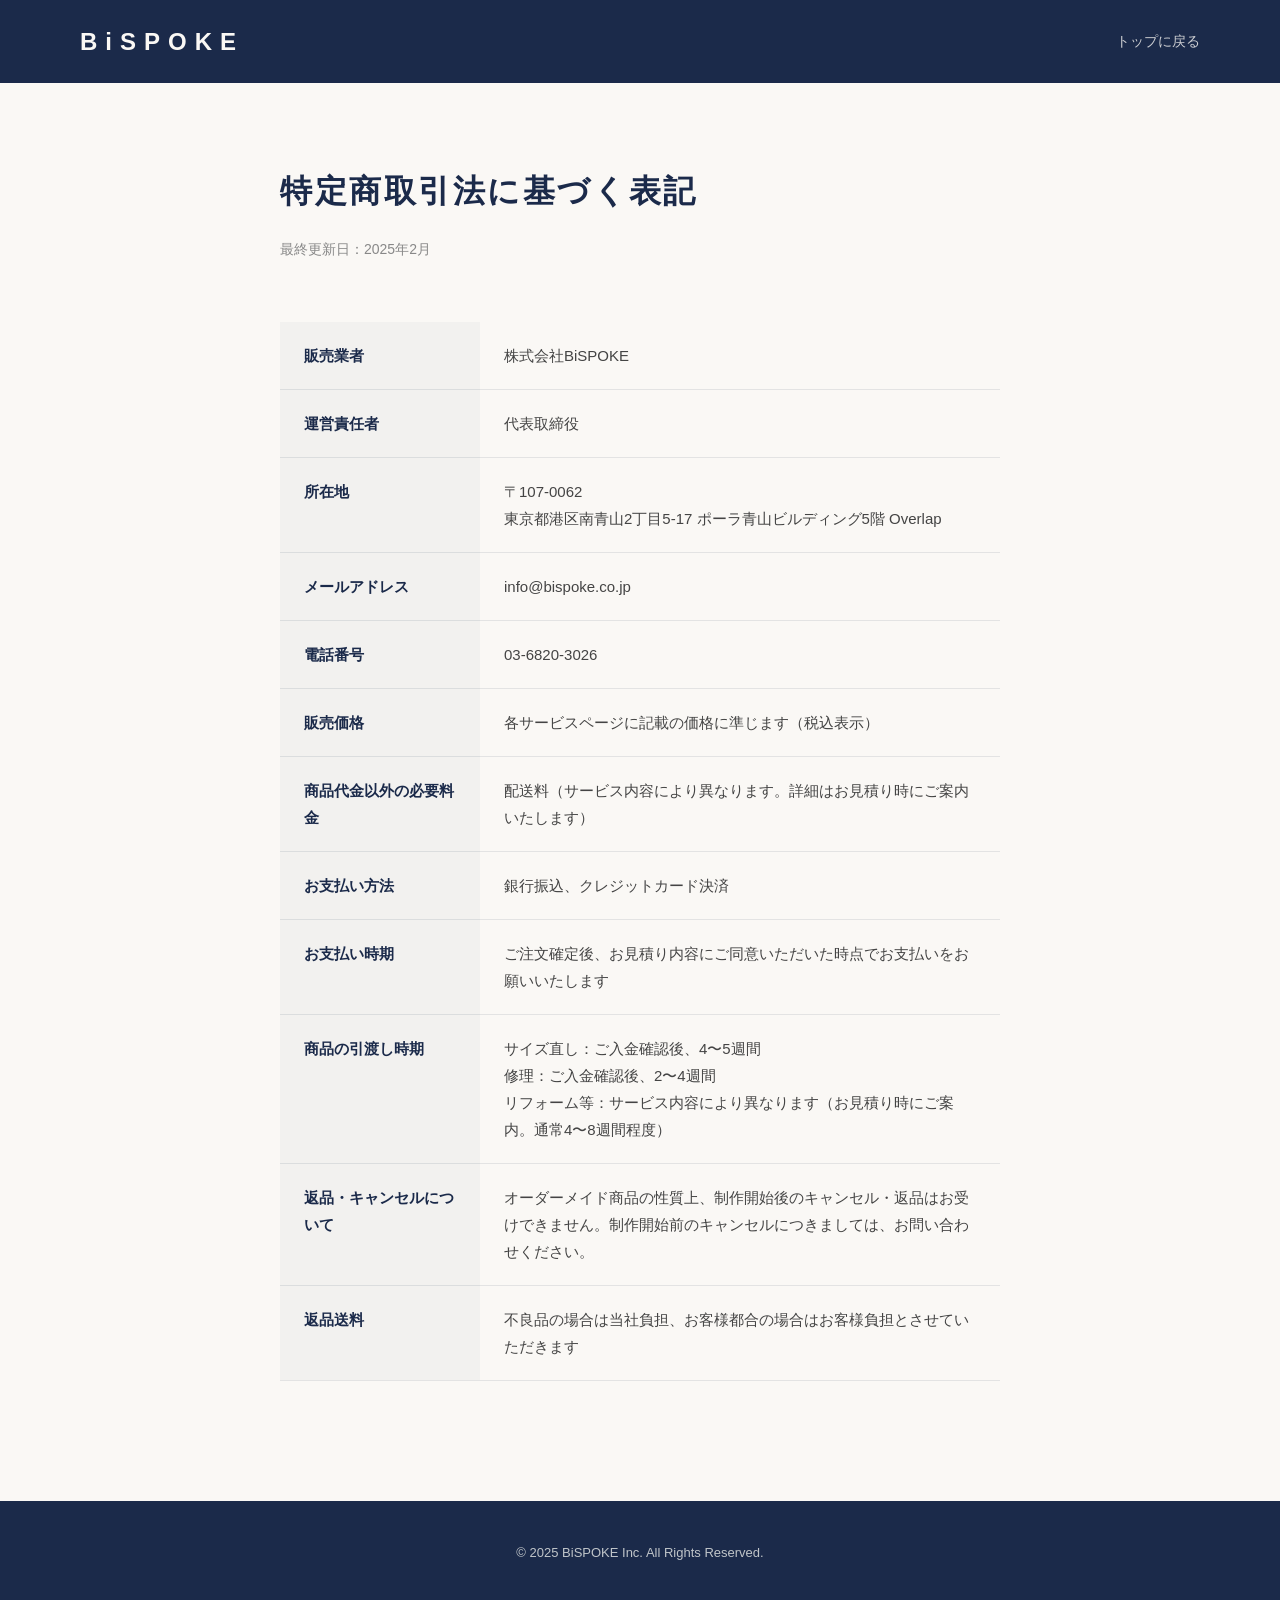
<file: tokushoho.html>
<!DOCTYPE html>
<html lang="ja">
<head>
    <meta charset="UTF-8">
    <meta name="viewport" content="width=device-width, initial-scale=1.0">
    <title>特定商取引法に基づく表記 | 株式会社BiSPOKE</title>
    <meta name="description" content="株式会社BiSPOKE（ビスポーク）の特定商取引法に基づく表記。ジュエリーリモデルブランド RETOLD TOKYO の運営会社情報です。">
    <link rel="canonical" href="https://bispoke.co.jp/tokushoho.html">
    <style>
        * {
            margin: 0;
            padding: 0;
            box-sizing: border-box;
            -webkit-font-smoothing: antialiased;
        }

        :root {
            --uzume-navy: #1B2A4A;
            --uzume-muted-blue: #1B3A3A;
            --uzume-silver: #C0C5C9;
            --uzume-off-white: #FAF8F5;
            --uzume-warm-gray: #E8E4E1;
            --uzume-ink: #3D3D3D;
            --uzume-brass: #C9A86C;
        }

        body {
            font-family: "Helvetica Neue", "Yu Gothic", "游ゴシック", "YuGothic", sans-serif;
            background-color: var(--uzume-off-white);
            color: var(--uzume-navy);
            line-height: 1.8;
        }

        header {
            background-color: var(--uzume-navy);
            padding: 20px 0;
        }

        .header-inner {
            max-width: 1200px;
            margin: 0 auto;
            padding: 0 40px;
            display: flex;
            justify-content: space-between;
            align-items: center;
        }

        .logo {
            color: var(--uzume-off-white);
            text-decoration: none;
            font-family: 'Helvetica Neue', Helvetica, Arial, sans-serif;
            font-size: 24px;
            font-weight: 700;
            letter-spacing: 8px;
        }

        .back-link {
            color: var(--uzume-off-white);
            text-decoration: none;
            font-size: 14px;
            opacity: 0.8;
            transition: opacity 0.3s ease;
        }

        .back-link:hover {
            opacity: 1;
        }

        .content {
            max-width: 800px;
            margin: 0 auto;
            padding: 80px 40px 120px;
        }

        h1 {
            font-size: 32px;
            margin-bottom: 16px;
            letter-spacing: 0.08em;
            font-weight: 600;
        }

        .updated {
            font-size: 14px;
            color: #888;
            margin-bottom: 60px;
        }

        .legal-table {
            width: 100%;
            border-collapse: collapse;
            margin-top: 32px;
        }

        .legal-table tr {
            border-bottom: 1px solid rgba(27, 42, 74, 0.1);
        }

        .legal-table th {
            text-align: left;
            padding: 20px 24px;
            font-size: 15px;
            font-weight: 600;
            color: var(--uzume-navy);
            width: 200px;
            vertical-align: top;
            background-color: rgba(27, 42, 74, 0.03);
        }

        .legal-table td {
            padding: 20px 24px;
            font-size: 15px;
            line-height: 1.8;
            color: #444;
        }

        footer {
            background-color: var(--uzume-navy);
            color: var(--uzume-silver);
            text-align: center;
            padding: 40px;
            font-size: 13px;
        }

        @media (max-width: 768px) {
            .content {
                padding: 60px 24px 80px;
            }

            h1 {
                font-size: 24px;
            }

            .header-inner {
                padding: 0 24px;
            }

            .legal-table th,
            .legal-table td {
                display: block;
                width: 100%;
                padding: 12px 16px;
            }

            .legal-table th {
                padding-bottom: 4px;
            }

            .legal-table td {
                padding-top: 4px;
                padding-bottom: 20px;
            }
        }
    </style>
</head>
<body>

    <header>
        <div class="header-inner">
            <a href="index.html" class="logo">BiSPOKE</a>
            <a href="index.html" class="back-link">トップに戻る</a>
        </div>
    </header>

    <div class="content">
        <h1>特定商取引法に基づく表記</h1>
        <p class="updated">最終更新日：2025年2月</p>

        <table class="legal-table">
            <tr>
                <th>販売業者</th>
                <td>株式会社BiSPOKE</td>
            </tr>
            <tr>
                <th>運営責任者</th>
                <td>代表取締役</td>
            </tr>
            <tr>
                <th>所在地</th>
                <td>〒107-0062<br>東京都港区南青山2丁目5-17 ポーラ青山ビルディング5階 Overlap</td>
            </tr>
            <tr>
                <th>メールアドレス</th>
                <td>info@bispoke.co.jp</td>
            </tr>
            <tr>
                <th>電話番号</th>
                <td>03-6820-3026</td>
            </tr>
            <tr>
                <th>販売価格</th>
                <td>各サービスページに記載の価格に準じます（税込表示）</td>
            </tr>
            <tr>
                <th>商品代金以外の必要料金</th>
                <td>配送料（サービス内容により異なります。詳細はお見積り時にご案内いたします）</td>
            </tr>
            <tr>
                <th>お支払い方法</th>
                <td>銀行振込、クレジットカード決済</td>
            </tr>
            <tr>
                <th>お支払い時期</th>
                <td>ご注文確定後、お見積り内容にご同意いただいた時点でお支払いをお願いいたします</td>
            </tr>
            <tr>
                <th>商品の引渡し時期</th>
                <td>サイズ直し：ご入金確認後、4〜5週間<br>修理：ご入金確認後、2〜4週間<br>リフォーム等：サービス内容により異なります（お見積り時にご案内。通常4〜8週間程度）</td>
            </tr>
            <tr>
                <th>返品・キャンセルについて</th>
                <td>オーダーメイド商品の性質上、制作開始後のキャンセル・返品はお受けできません。制作開始前のキャンセルにつきましては、お問い合わせください。</td>
            </tr>
            <tr>
                <th>返品送料</th>
                <td>不良品の場合は当社負担、お客様都合の場合はお客様負担とさせていただきます</td>
            </tr>
        </table>
    </div>

    <footer>
        &copy; 2025 BiSPOKE Inc. All Rights Reserved.
    </footer>

</body>
</html>
</file>
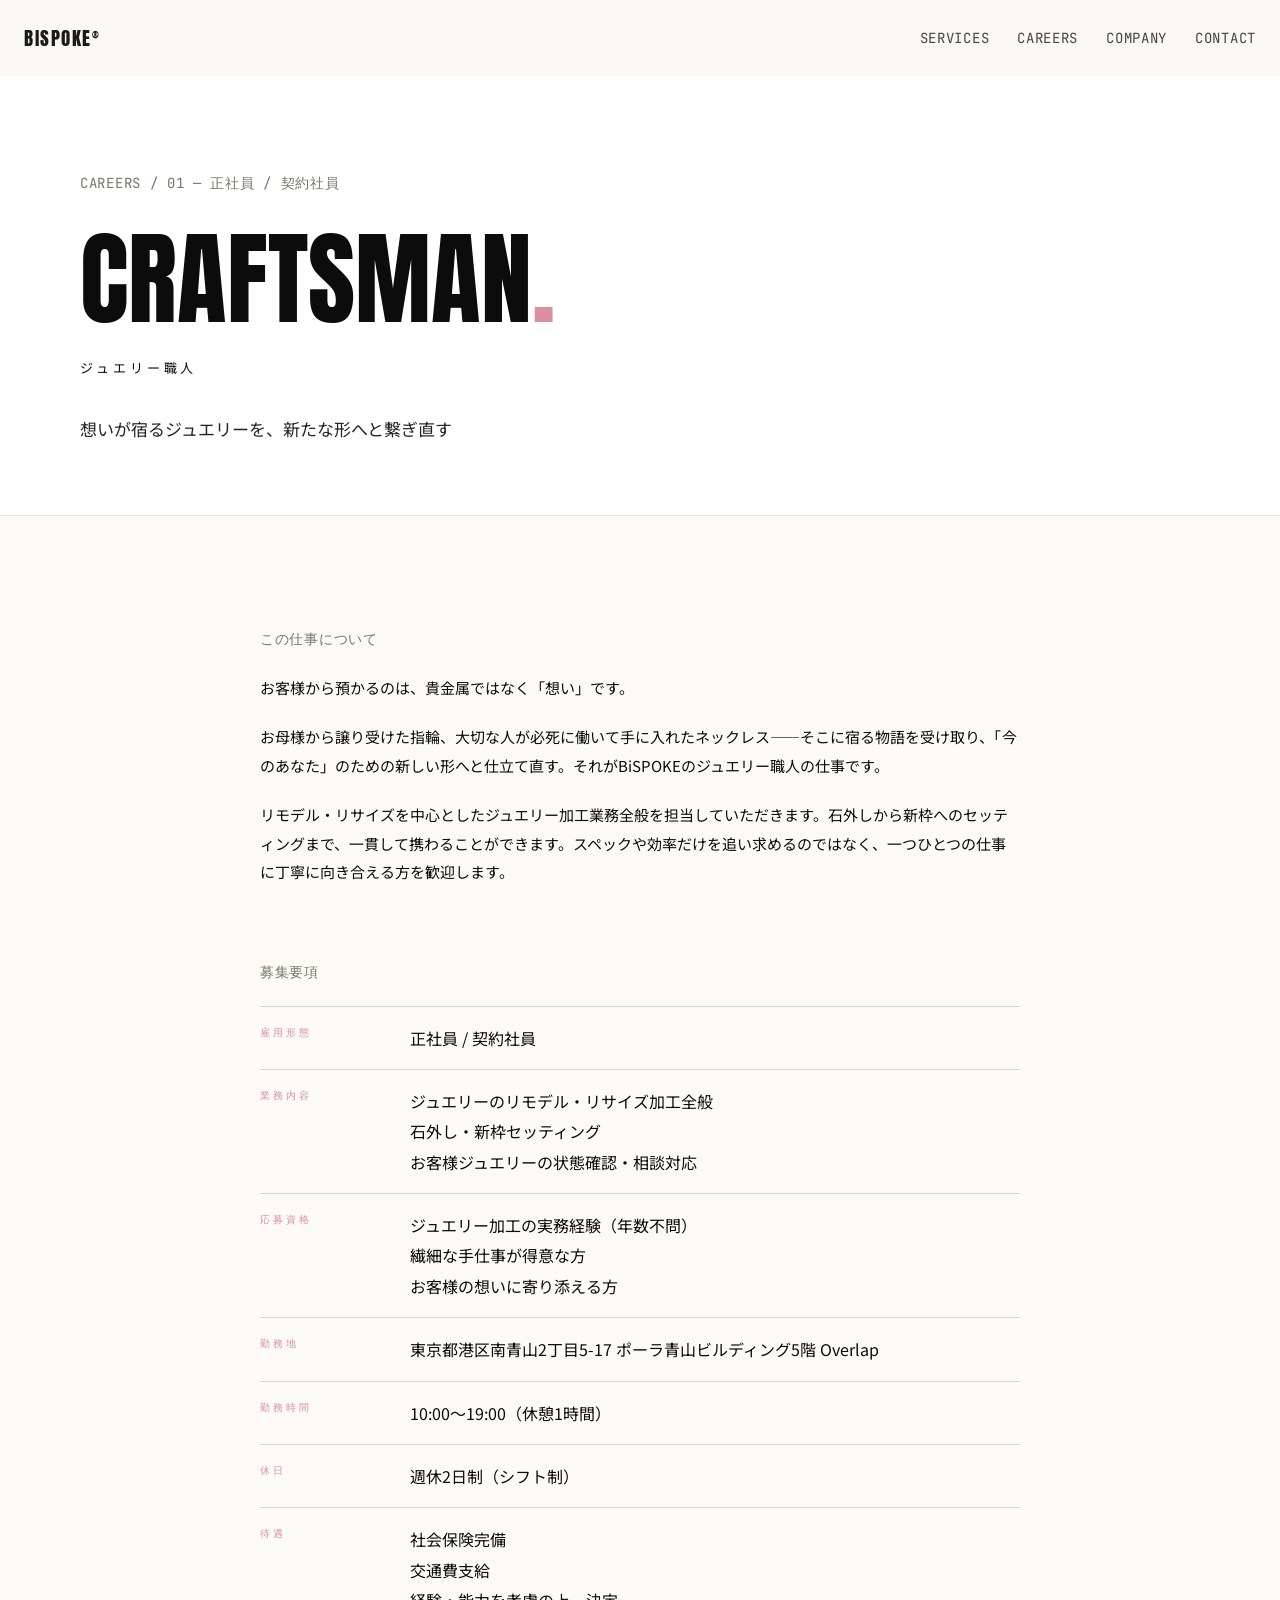
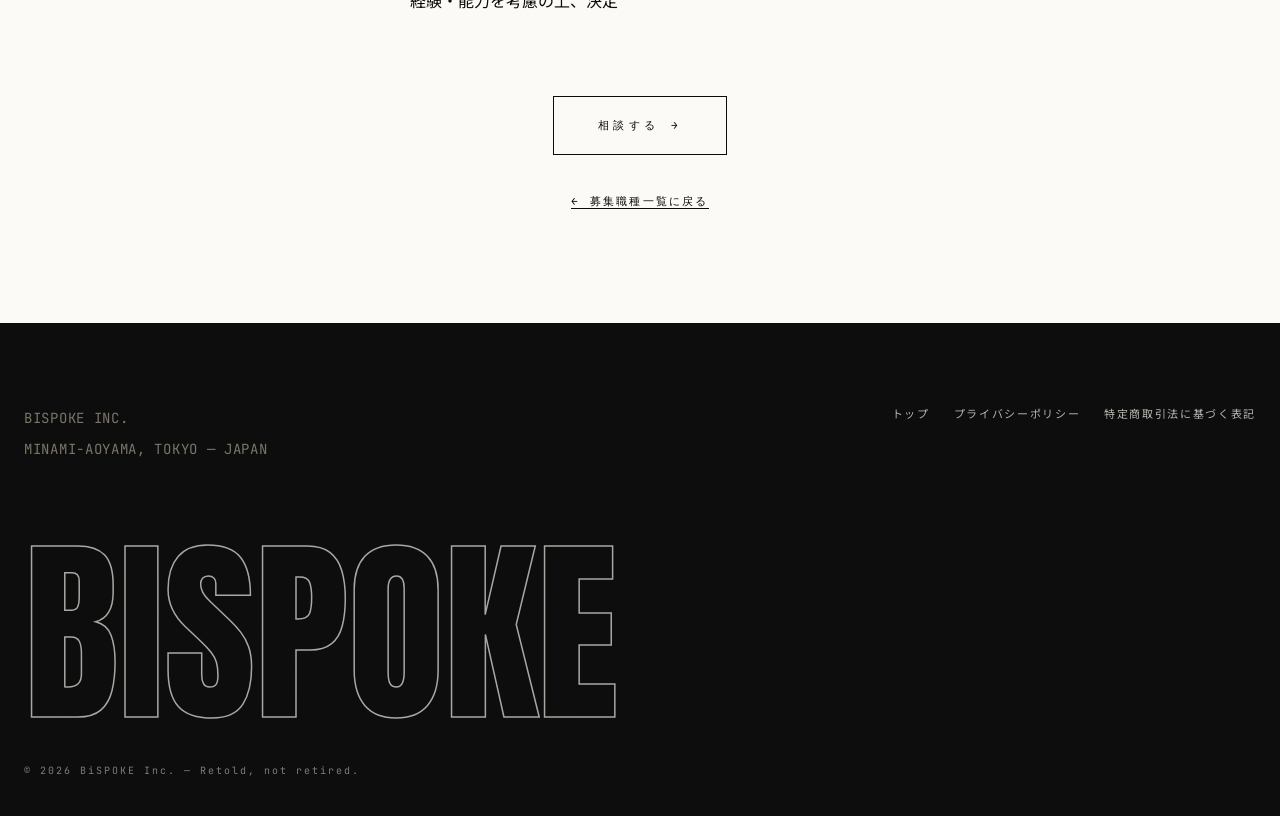
<file: jobs/craftsman.html>
<!DOCTYPE html>
<html lang="ja">
<head>
<meta charset="UTF-8">
<meta name="viewport" content="width=device-width, initial-scale=1.0">
<title>ジュエリー職人 募集要項 | 株式会社BiSPOKE</title>
<meta name="description" content="株式会社BiSPOKE（RETOLD TOKYO）のジュエリー職人募集要項。想いが宿るジュエリーを、新たな形へと繋ぎ直す。東京・南青山。">
<link rel="preconnect" href="https://fonts.googleapis.com">
<link rel="preconnect" href="https://fonts.gstatic.com" crossorigin>
<link href="https://fonts.googleapis.com/css2?family=Anton&family=JetBrains+Mono:wght@400;500&family=Noto+Sans+JP:wght@400;500;700&family=Noto+Serif+JP:wght@400;500&display=swap" rel="stylesheet">
<link rel="stylesheet" href="../careers.css">
<script>
!function(f,b,e,v,n,t,s)
{if(f.fbq)return;n=f.fbq=function(){n.callMethod?
n.callMethod.apply(n,arguments):n.queue.push(arguments)};
if(!f._fbq)f._fbq=n;n.push=n;n.loaded=!0;n.version='2.0';
n.queue=[];t=b.createElement(e);t.async=!0;
t.src=v;s=b.getElementsByTagName(e)[0];
s.parentNode.insertBefore(t,s)}(window, document,'script',
'https://connect.facebook.net/en_US/fbevents.js');
fbq('init', '925486173445456');
fbq('track', 'PageView');
</script>
</head>
<body>
<header class="hd">
  <a href="/" class="hd-logo">BiSPOKE<span style="font-size:0.5em;vertical-align:super">®</span></a>
  <nav class="hd-nav"><a href="/services">Services</a><a href="/#careers">Careers</a><a href="/#company">Company</a><a href="/#contact">Contact</a></nav>
</header>

<section class="job-hero" style="background:#fff;border-bottom:1px solid rgba(12,12,12,0.1)">
  <div class="wrap">
    <p class="mono-label" style="margin-bottom:24px">Careers / 01 — 正社員 / 契約社員</p>
    <h1 class="display-big">Craftsman<span style="color:var(--rose)">.</span></h1>
    <p style="margin-top:18px;font-size:13px;letter-spacing:0.3em">ジュエリー職人</p>
    <p class="serif" style="max-width:520px;margin-top:32px;font-size:17px;opacity:0.9">想いが宿るジュエリーを、新たな形へと繋ぎ直す</p>
  </div>
</section>

<section class="section">
  <div class="wrap" style="max-width:760px">
    <p class="mono-label" style="margin-bottom:8px">この仕事について</p>
    <div class="serif" style="font-size:15px"><p style="margin-top:1.4em">お客様から預かるのは、貴金属ではなく「想い」です。</p><p style="margin-top:1.4em">お母様から譲り受けた指輪、大切な人が必死に働いて手に入れたネックレス——そこに宿る物語を受け取り、「今のあなた」のための新しい形へと仕立て直す。それがBiSPOKEのジュエリー職人の仕事です。</p><p style="margin-top:1.4em">リモデル・リサイズを中心としたジュエリー加工業務全般を担当していただきます。石外しから新枠へのセッティングまで、一貫して携わることができます。スペックや効率だけを追い求めるのではなく、一つひとつの仕事に丁寧に向き合える方を歓迎します。</p></div>
    <p class="mono-label" style="margin:72px 0 20px">募集要項</p>
    <dl class="dl-spec"><dt>雇用形態</dt><dd>正社員 / 契約社員</dd><dt>業務内容</dt><dd>ジュエリーのリモデル・リサイズ加工全般<br>石外し・新枠セッティング<br>お客様ジュエリーの状態確認・相談対応</dd><dt>応募資格</dt><dd>ジュエリー加工の実務経験（年数不問）<br>繊細な手仕事が得意な方<br>お客様の想いに寄り添える方</dd><dt>勤務地</dt><dd>東京都港区南青山2丁目5-17 ポーラ青山ビルディング5階 Overlap</dd><dt>勤務時間</dt><dd>10:00〜19:00（休憩1時間）</dd><dt>休日</dt><dd>週休2日制（シフト制）</dd><dt>待遇</dt><dd>社会保険完備<br>交通費支給<br>経験・能力を考慮の上、決定</dd></dl>
    <div style="margin-top:64px;text-align:center">
      <a class="btn" href="mailto:info@bispoke.co.jp?subject=%E6%8E%A1%E7%94%A8%E5%BF%9C%E5%8B%9F%EF%BC%9Aジュエリー職人">相談する →</a>
      <p style="margin-top:28px"><a href="/#careers" style="font-family:var(--font-mono);font-size:11px;letter-spacing:0.2em;border-bottom:1px solid currentColor">← 募集職種一覧に戻る</a></p>
    </div>
  </div>
</section>

<footer class="ft grain">
  <div class="ft-top">
    <div class="mono-label" style="line-height:2.2">BiSPOKE Inc.<br>Minami-Aoyama, Tokyo — Japan</div>
    <nav class="ft-links"><a href="/">トップ</a><a href="/privacy">プライバシーポリシー</a><a href="/tokushoho">特定商取引法に基づく表記</a></nav>
  </div>
  <p class="ft-mega" aria-hidden="true">BiSPOKE</p>
  <p class="ft-copy">© 2026 BiSPOKE Inc. — Retold, not retired.</p>
</footer>
</body>
</html>
</file>
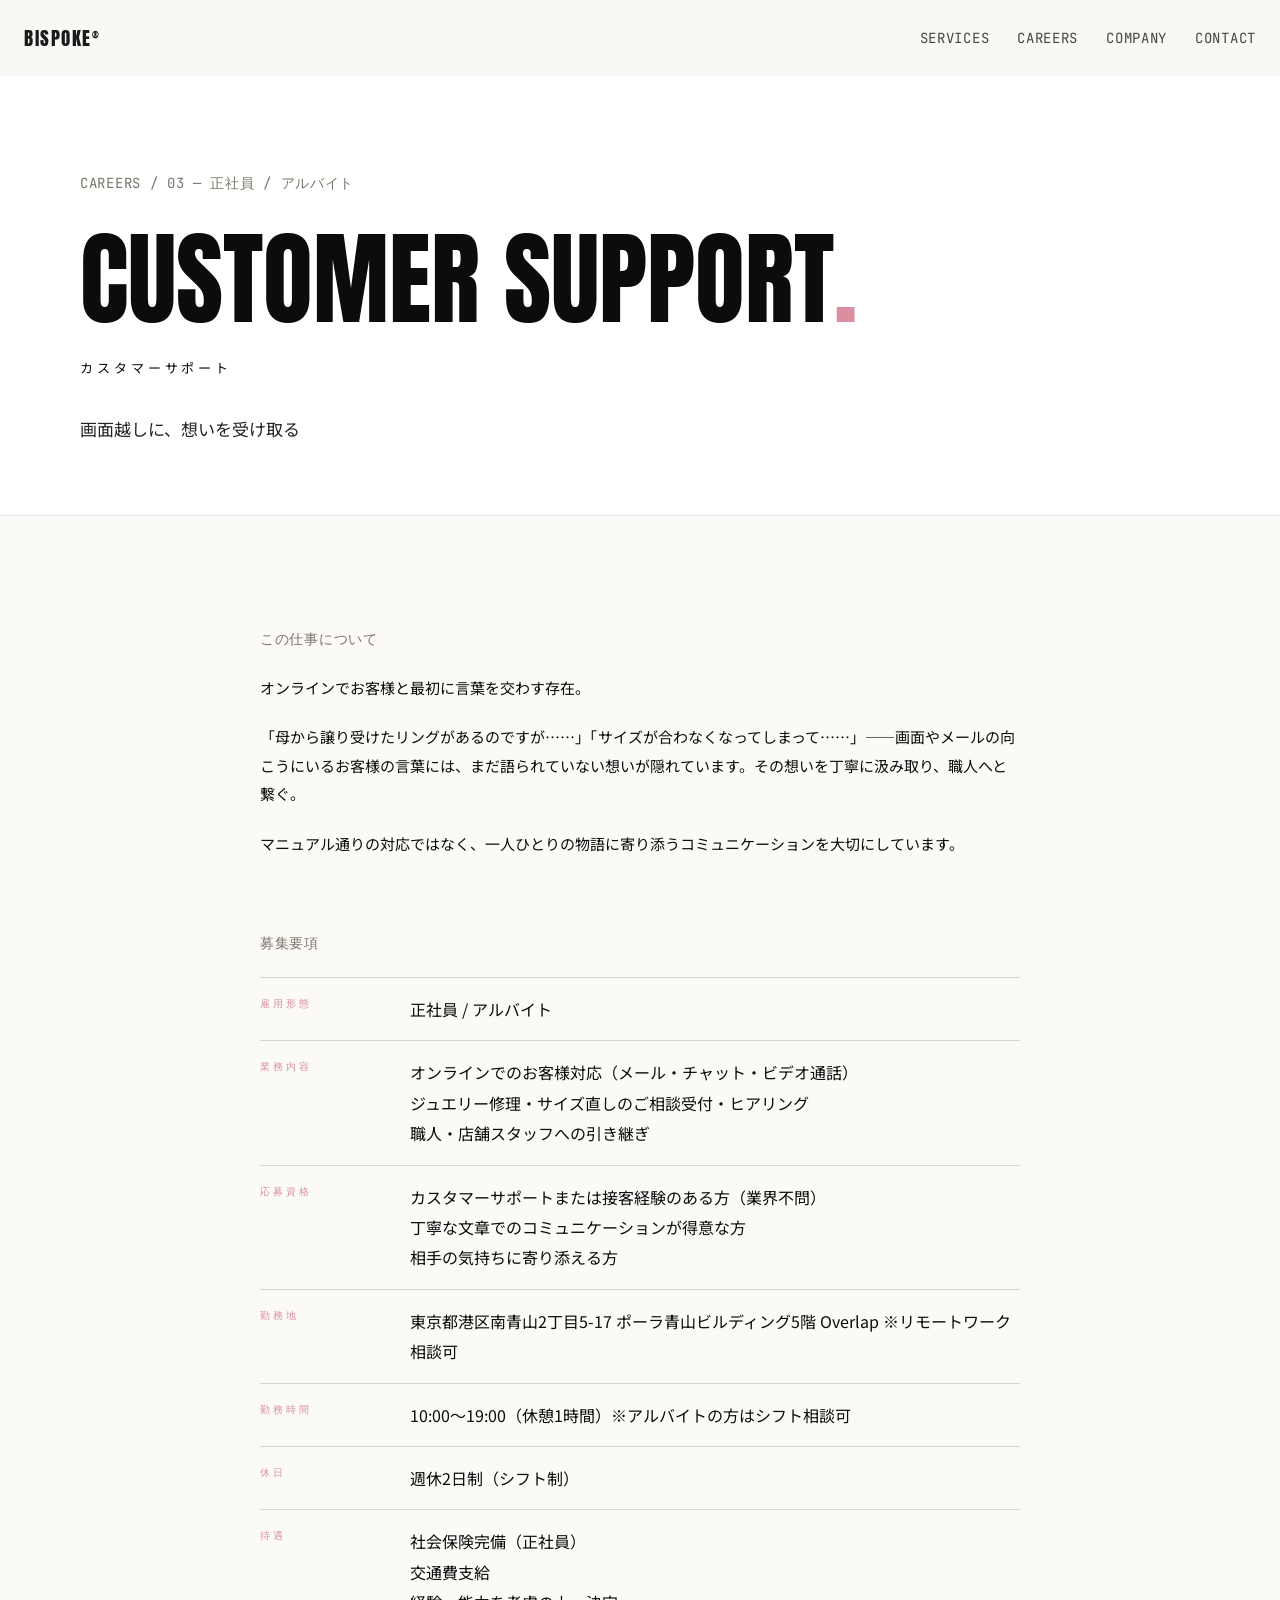
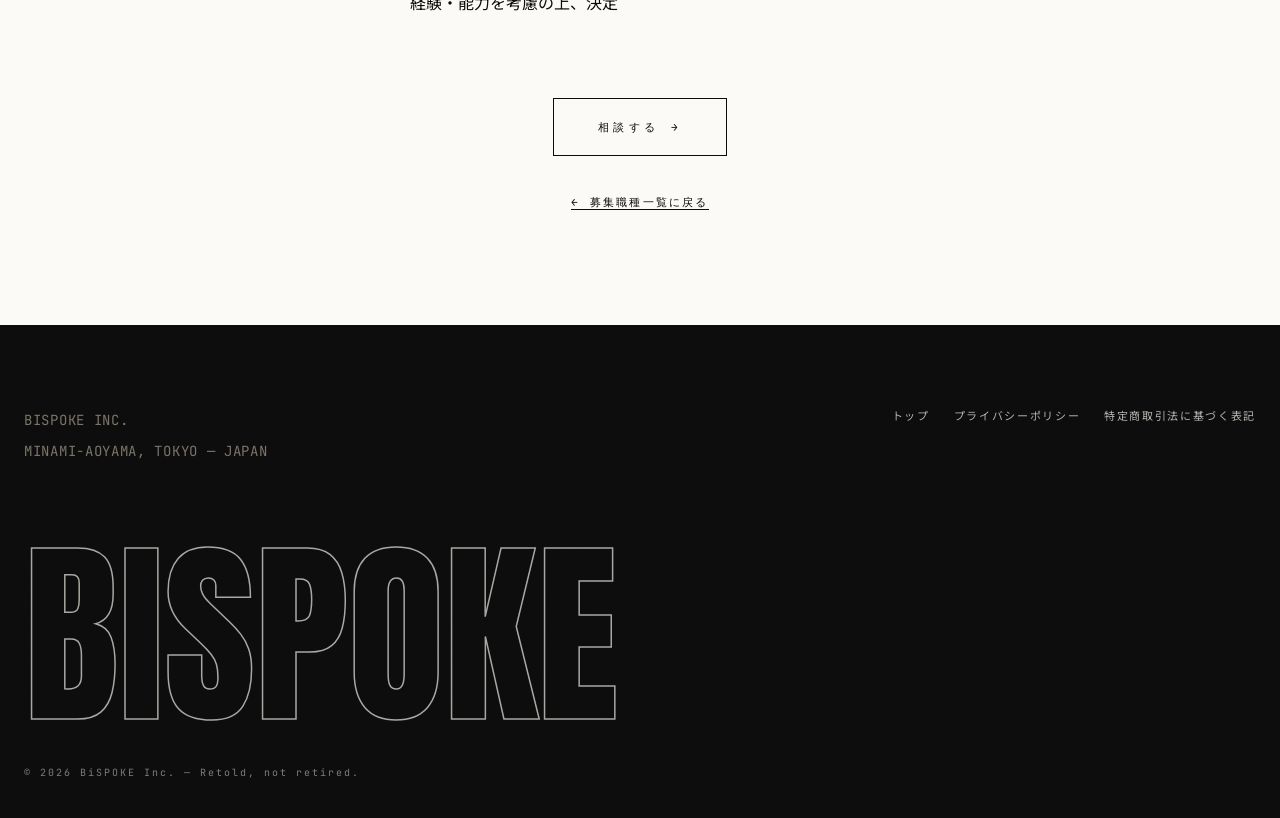
<file: jobs/customer-support.html>
<!DOCTYPE html>
<html lang="ja">
<head>
<meta charset="UTF-8">
<meta name="viewport" content="width=device-width, initial-scale=1.0">
<title>カスタマーサポート 募集要項 | 株式会社BiSPOKE</title>
<meta name="description" content="株式会社BiSPOKE（RETOLD TOKYO）のカスタマーサポート募集要項。画面越しに、想いを受け取る。東京・南青山。">
<link rel="preconnect" href="https://fonts.googleapis.com">
<link rel="preconnect" href="https://fonts.gstatic.com" crossorigin>
<link href="https://fonts.googleapis.com/css2?family=Anton&family=JetBrains+Mono:wght@400;500&family=Noto+Sans+JP:wght@400;500;700&family=Noto+Serif+JP:wght@400;500&display=swap" rel="stylesheet">
<link rel="stylesheet" href="../careers.css">
<script>
!function(f,b,e,v,n,t,s)
{if(f.fbq)return;n=f.fbq=function(){n.callMethod?
n.callMethod.apply(n,arguments):n.queue.push(arguments)};
if(!f._fbq)f._fbq=n;n.push=n;n.loaded=!0;n.version='2.0';
n.queue=[];t=b.createElement(e);t.async=!0;
t.src=v;s=b.getElementsByTagName(e)[0];
s.parentNode.insertBefore(t,s)}(window, document,'script',
'https://connect.facebook.net/en_US/fbevents.js');
fbq('init', '925486173445456');
fbq('track', 'PageView');
</script>
</head>
<body>
<header class="hd">
  <a href="/" class="hd-logo">BiSPOKE<span style="font-size:0.5em;vertical-align:super">®</span></a>
  <nav class="hd-nav"><a href="/services">Services</a><a href="/#careers">Careers</a><a href="/#company">Company</a><a href="/#contact">Contact</a></nav>
</header>

<section class="job-hero" style="background:#fff;border-bottom:1px solid rgba(12,12,12,0.1)">
  <div class="wrap">
    <p class="mono-label" style="margin-bottom:24px">Careers / 03 — 正社員 / アルバイト</p>
    <h1 class="display-big">Customer Support<span style="color:var(--rose)">.</span></h1>
    <p style="margin-top:18px;font-size:13px;letter-spacing:0.3em">カスタマーサポート</p>
    <p class="serif" style="max-width:520px;margin-top:32px;font-size:17px;opacity:0.9">画面越しに、想いを受け取る</p>
  </div>
</section>

<section class="section">
  <div class="wrap" style="max-width:760px">
    <p class="mono-label" style="margin-bottom:8px">この仕事について</p>
    <div class="serif" style="font-size:15px"><p style="margin-top:1.4em">オンラインでお客様と最初に言葉を交わす存在。</p><p style="margin-top:1.4em">「母から譲り受けたリングがあるのですが……」「サイズが合わなくなってしまって……」——画面やメールの向こうにいるお客様の言葉には、まだ語られていない想いが隠れています。その想いを丁寧に汲み取り、職人へと繋ぐ。</p><p style="margin-top:1.4em">マニュアル通りの対応ではなく、一人ひとりの物語に寄り添うコミュニケーションを大切にしています。</p></div>
    <p class="mono-label" style="margin:72px 0 20px">募集要項</p>
    <dl class="dl-spec"><dt>雇用形態</dt><dd>正社員 / アルバイト</dd><dt>業務内容</dt><dd>オンラインでのお客様対応（メール・チャット・ビデオ通話）<br>ジュエリー修理・サイズ直しのご相談受付・ヒアリング<br>職人・店舗スタッフへの引き継ぎ</dd><dt>応募資格</dt><dd>カスタマーサポートまたは接客経験のある方（業界不問）<br>丁寧な文章でのコミュニケーションが得意な方<br>相手の気持ちに寄り添える方</dd><dt>勤務地</dt><dd>東京都港区南青山2丁目5-17 ポーラ青山ビルディング5階 Overlap ※リモートワーク相談可</dd><dt>勤務時間</dt><dd>10:00〜19:00（休憩1時間）※アルバイトの方はシフト相談可</dd><dt>休日</dt><dd>週休2日制（シフト制）</dd><dt>待遇</dt><dd>社会保険完備（正社員）<br>交通費支給<br>経験・能力を考慮の上、決定</dd></dl>
    <div style="margin-top:64px;text-align:center">
      <a class="btn" href="mailto:info@bispoke.co.jp?subject=%E6%8E%A1%E7%94%A8%E5%BF%9C%E5%8B%9F%EF%BC%9Aカスタマーサポート">相談する →</a>
      <p style="margin-top:28px"><a href="/#careers" style="font-family:var(--font-mono);font-size:11px;letter-spacing:0.2em;border-bottom:1px solid currentColor">← 募集職種一覧に戻る</a></p>
    </div>
  </div>
</section>

<footer class="ft grain">
  <div class="ft-top">
    <div class="mono-label" style="line-height:2.2">BiSPOKE Inc.<br>Minami-Aoyama, Tokyo — Japan</div>
    <nav class="ft-links"><a href="/">トップ</a><a href="/privacy">プライバシーポリシー</a><a href="/tokushoho">特定商取引法に基づく表記</a></nav>
  </div>
  <p class="ft-mega" aria-hidden="true">BiSPOKE</p>
  <p class="ft-copy">© 2026 BiSPOKE Inc. — Retold, not retired.</p>
</footer>
</body>
</html>
</file>
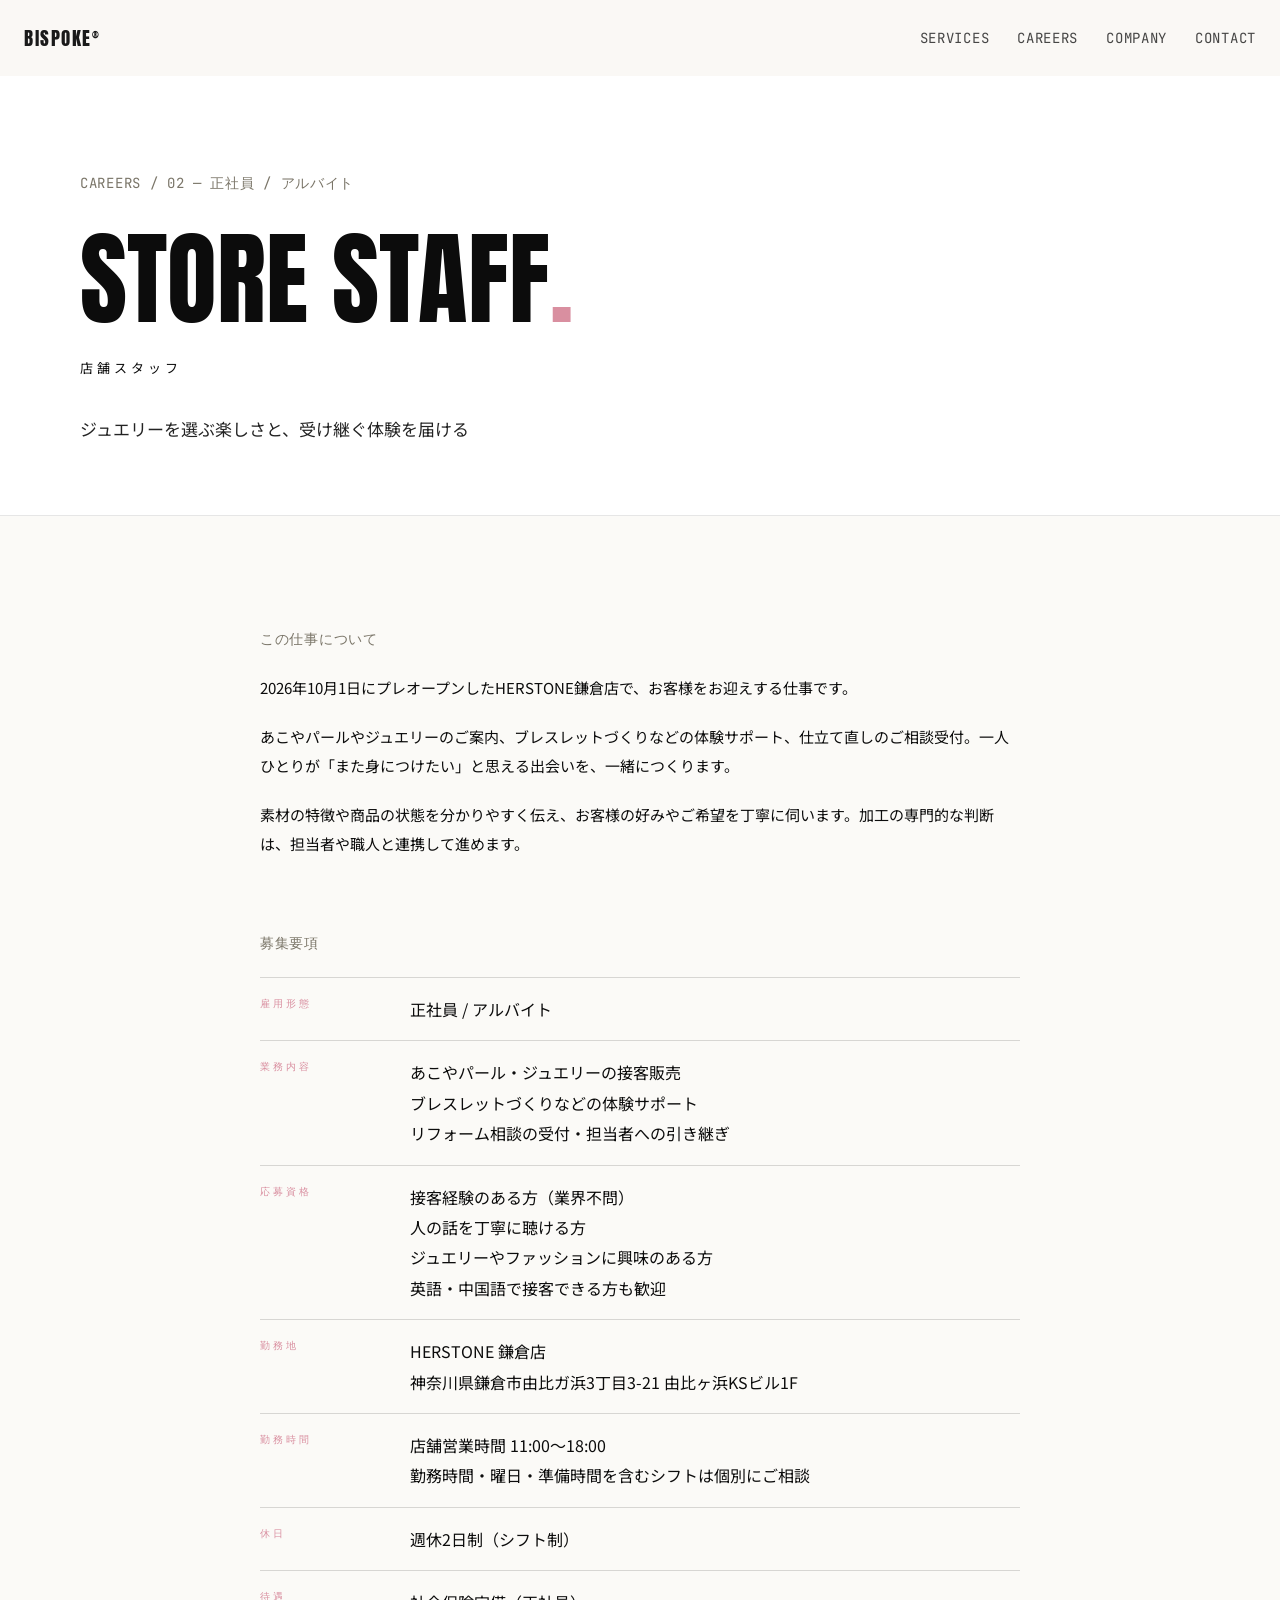
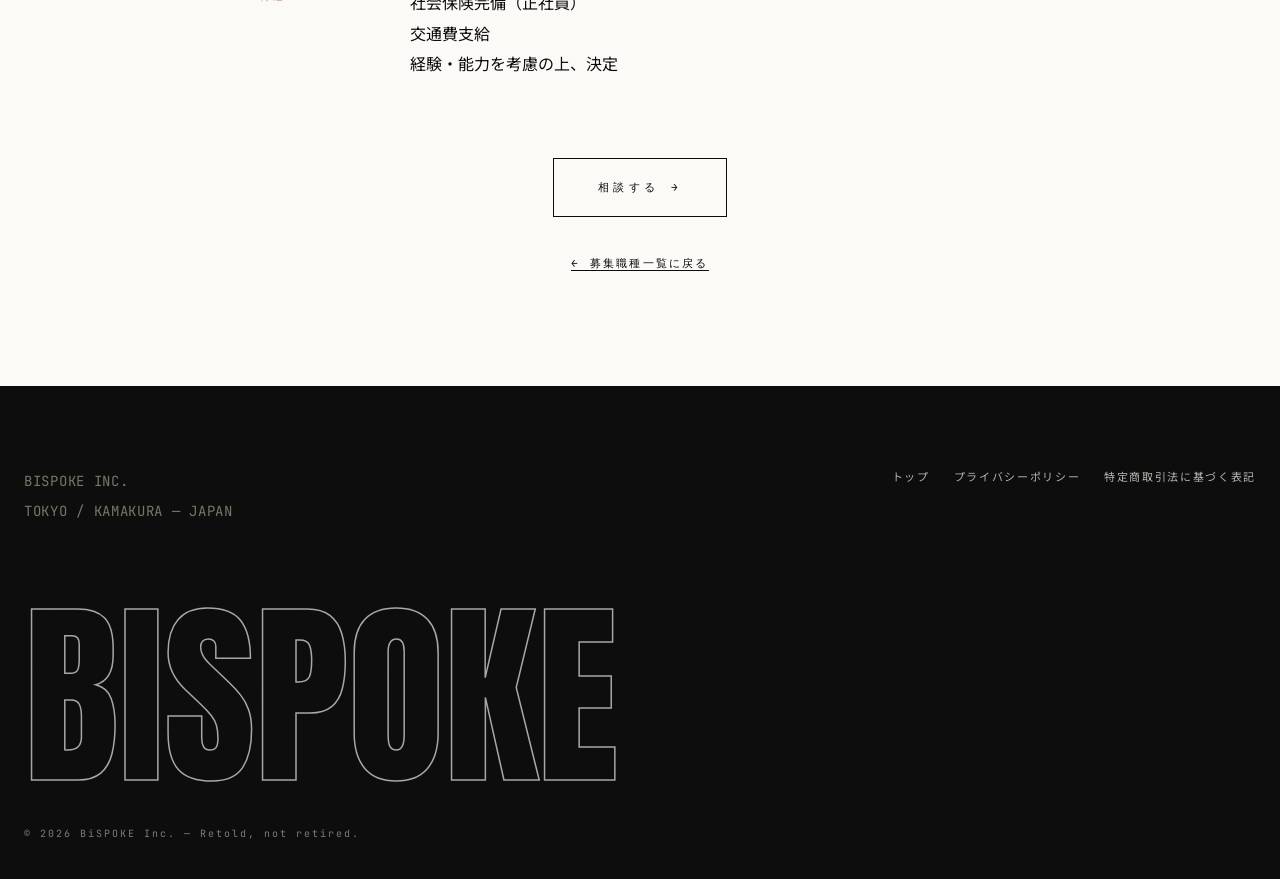
<file: jobs/store-staff.html>
<!DOCTYPE html>
<html lang="ja">
<head>
<meta charset="UTF-8">
<meta name="viewport" content="width=device-width, initial-scale=1.0">
<title>店舗スタッフ 募集要項 | 株式会社BiSPOKE</title>
<meta name="description" content="株式会社BiSPOKE（HERSTONE）の鎌倉店スタッフ募集。あこやパール・ジュエリーの接客販売、リメイク体験のサポート、リフォーム相談の受付。">
<link rel="preconnect" href="https://fonts.googleapis.com">
<link rel="preconnect" href="https://fonts.gstatic.com" crossorigin>
<link href="https://fonts.googleapis.com/css2?family=Anton&family=JetBrains+Mono:wght@400;500&family=Noto+Sans+JP:wght@400;500;700&family=Noto+Serif+JP:wght@400;500&display=swap" rel="stylesheet">
<link rel="stylesheet" href="../careers.css">
<script>
!function(f,b,e,v,n,t,s)
{if(f.fbq)return;n=f.fbq=function(){n.callMethod?
n.callMethod.apply(n,arguments):n.queue.push(arguments)};
if(!f._fbq)f._fbq=n;n.push=n;n.loaded=!0;n.version='2.0';
n.queue=[];t=b.createElement(e);t.async=!0;
t.src=v;s=b.getElementsByTagName(e)[0];
s.parentNode.insertBefore(t,s)}(window, document,'script',
'https://connect.facebook.net/en_US/fbevents.js');
fbq('init', '925486173445456');
fbq('track', 'PageView');
</script>
</head>
<body>
<header class="hd">
  <a href="/" class="hd-logo">BiSPOKE<span style="font-size:0.5em;vertical-align:super">®</span></a>
  <nav class="hd-nav"><a href="/services">Services</a><a href="/#careers">Careers</a><a href="/#company">Company</a><a href="/#contact">Contact</a></nav>
</header>

<section class="job-hero" style="background:#fff;border-bottom:1px solid rgba(12,12,12,0.1)">
  <div class="wrap">
    <p class="mono-label" style="margin-bottom:24px">Careers / 02 — 正社員 / アルバイト</p>
    <h1 class="display-big">Store Staff<span style="color:var(--rose)">.</span></h1>
    <p style="margin-top:18px;font-size:13px;letter-spacing:0.3em">店舗スタッフ</p>
    <p class="serif" style="max-width:520px;margin-top:32px;font-size:17px;opacity:0.9">ジュエリーを選ぶ楽しさと、受け継ぐ体験を届ける</p>
  </div>
</section>

<section class="section">
  <div class="wrap" style="max-width:760px">
    <p class="mono-label" style="margin-bottom:8px">この仕事について</p>
    <div class="serif" style="font-size:15px"><p style="margin-top:1.4em">2026年10月1日にプレオープンしたHERSTONE鎌倉店で、お客様をお迎えする仕事です。</p><p style="margin-top:1.4em">あこやパールやジュエリーのご案内、ブレスレットづくりなどの体験サポート、仕立て直しのご相談受付。一人ひとりが「また身につけたい」と思える出会いを、一緒につくります。</p><p style="margin-top:1.4em">素材の特徴や商品の状態を分かりやすく伝え、お客様の好みやご希望を丁寧に伺います。加工の専門的な判断は、担当者や職人と連携して進めます。</p></div>
    <p class="mono-label" style="margin:72px 0 20px">募集要項</p>
    <dl class="dl-spec"><dt>雇用形態</dt><dd>正社員 / アルバイト</dd><dt>業務内容</dt><dd>あこやパール・ジュエリーの接客販売<br>ブレスレットづくりなどの体験サポート<br>リフォーム相談の受付・担当者への引き継ぎ</dd><dt>応募資格</dt><dd>接客経験のある方（業界不問）<br>人の話を丁寧に聴ける方<br>ジュエリーやファッションに興味のある方<br>英語・中国語で接客できる方も歓迎</dd><dt>勤務地</dt><dd>HERSTONE 鎌倉店<br>神奈川県鎌倉市由比ガ浜3丁目3-21 由比ヶ浜KSビル1F</dd><dt>勤務時間</dt><dd>店舗営業時間 11:00〜18:00<br>勤務時間・曜日・準備時間を含むシフトは個別にご相談</dd><dt>休日</dt><dd>週休2日制（シフト制）</dd><dt>待遇</dt><dd>社会保険完備（正社員）<br>交通費支給<br>経験・能力を考慮の上、決定</dd></dl>
    <div style="margin-top:64px;text-align:center">
      <a class="btn" href="mailto:info@bispoke.co.jp?subject=%E6%8E%A1%E7%94%A8%E5%BF%9C%E5%8B%9F%EF%BC%9A店舗スタッフ">相談する →</a>
      <p style="margin-top:28px"><a href="/#careers" style="font-family:var(--font-mono);font-size:11px;letter-spacing:0.2em;border-bottom:1px solid currentColor">← 募集職種一覧に戻る</a></p>
    </div>
  </div>
</section>

<footer class="ft grain">
  <div class="ft-top">
    <div class="mono-label" style="line-height:2.2">BiSPOKE Inc.<br>Tokyo / Kamakura — Japan</div>
    <nav class="ft-links"><a href="/">トップ</a><a href="/privacy">プライバシーポリシー</a><a href="/tokushoho">特定商取引法に基づく表記</a></nav>
  </div>
  <p class="ft-mega" aria-hidden="true">BiSPOKE</p>
  <p class="ft-copy">© 2026 BiSPOKE Inc. — Retold, not retired.</p>
</footer>
</body>
</html>
</file>
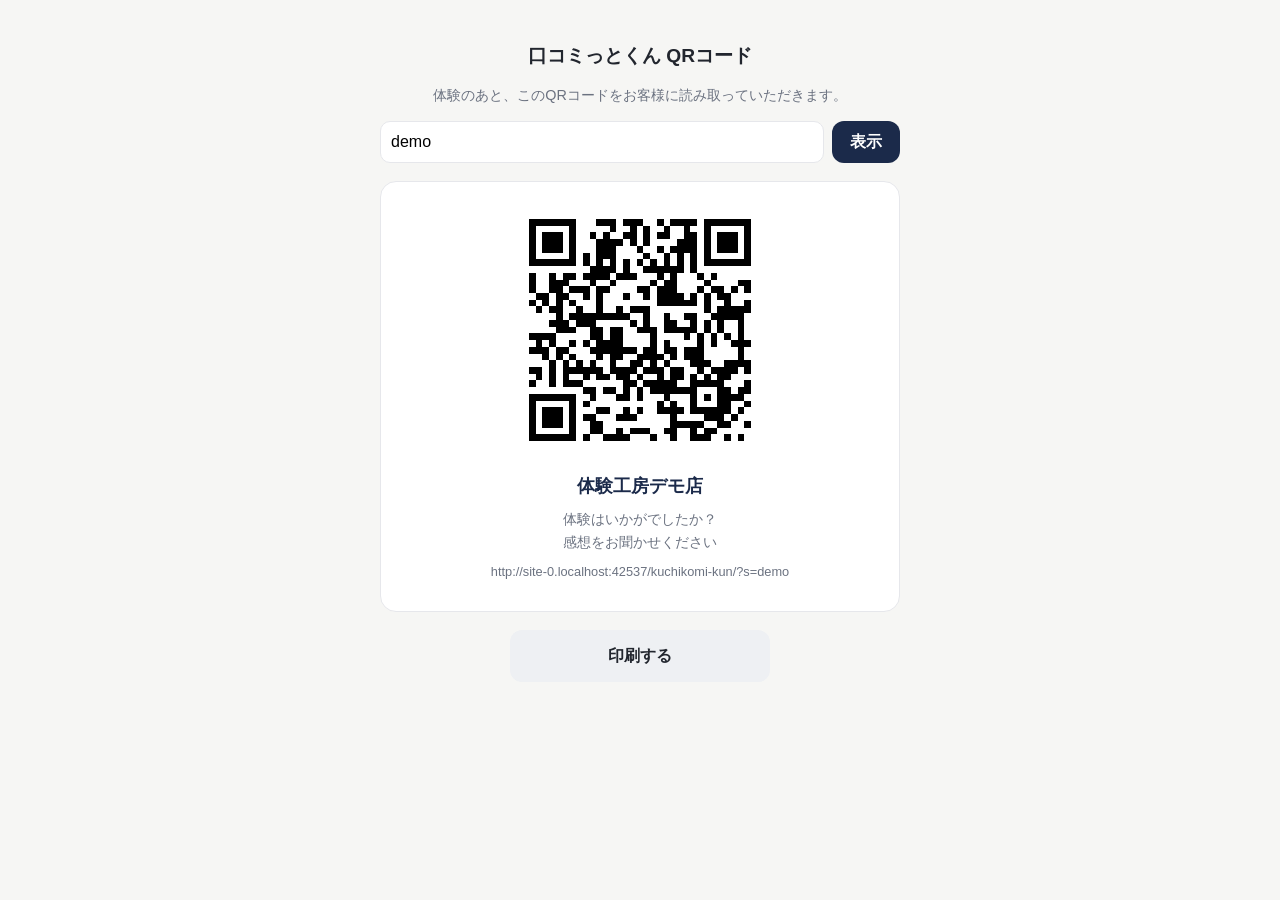
<file: kuchikomi-kun/qr.html>
<!DOCTYPE html>
<html lang="ja">
<head>
  <meta charset="UTF-8" />
  <meta name="viewport" content="width=device-width, initial-scale=1" />
  <meta name="robots" content="noindex, nofollow" />
  <title>口コミっとくん — QRコード</title>
  <link rel="stylesheet" href="./style.css" />
  <style>
    .qr-page{max-width:560px;margin:0 auto;padding:28px 20px;text-align:center}
    .qr-card{border:1px solid var(--line);border-radius:16px;padding:28px;background:#fff;margin:18px 0}
    #qr img,#qr canvas{width:240px;height:240px;image-rendering:pixelated}
    .qr-store{font-size:1.1rem;font-weight:700;margin:14px 0 4px;color:var(--accent)}
    .qr-url{font-size:.8rem;color:var(--sub);word-break:break-all;margin:6px 0 0}
    .qr-tip{font-size:.9rem;color:var(--sub);margin:8px 0}
    .field{display:flex;gap:8px;margin:14px 0}
    .field input{flex:1;border:1.5px solid var(--line);border-radius:10px;padding:10px;font-size:1rem}
    @media print{.no-print{display:none}.qr-card{border:none}}
  </style>
</head>
<body>
  <div class="qr-page">
    <h1 style="font-size:1.2rem">口コミっとくん QRコード</h1>
    <p class="qr-tip no-print">体験のあと、このQRコードをお客様に読み取っていただきます。</p>

    <div class="field no-print">
      <input id="store-input" type="text" placeholder="店舗ID（例: demo）" />
      <button class="btn btn-primary" id="gen" style="width:auto;margin:0;padding:10px 18px">表示</button>
    </div>

    <div class="qr-card">
      <div id="qr"></div>
      <p class="qr-store" id="qr-store"></p>
      <p class="qr-tip">体験はいかがでしたか？<br>感想をお聞かせください</p>
      <p class="qr-url" id="qr-url"></p>
    </div>

    <button class="btn btn-sub no-print" id="print" style="max-width:260px;margin:0 auto">印刷する</button>
  </div>

  <script src="./vendor/qrcode.js"></script>
  <script src="./qr.js"></script>
</body>
</html>
</file>
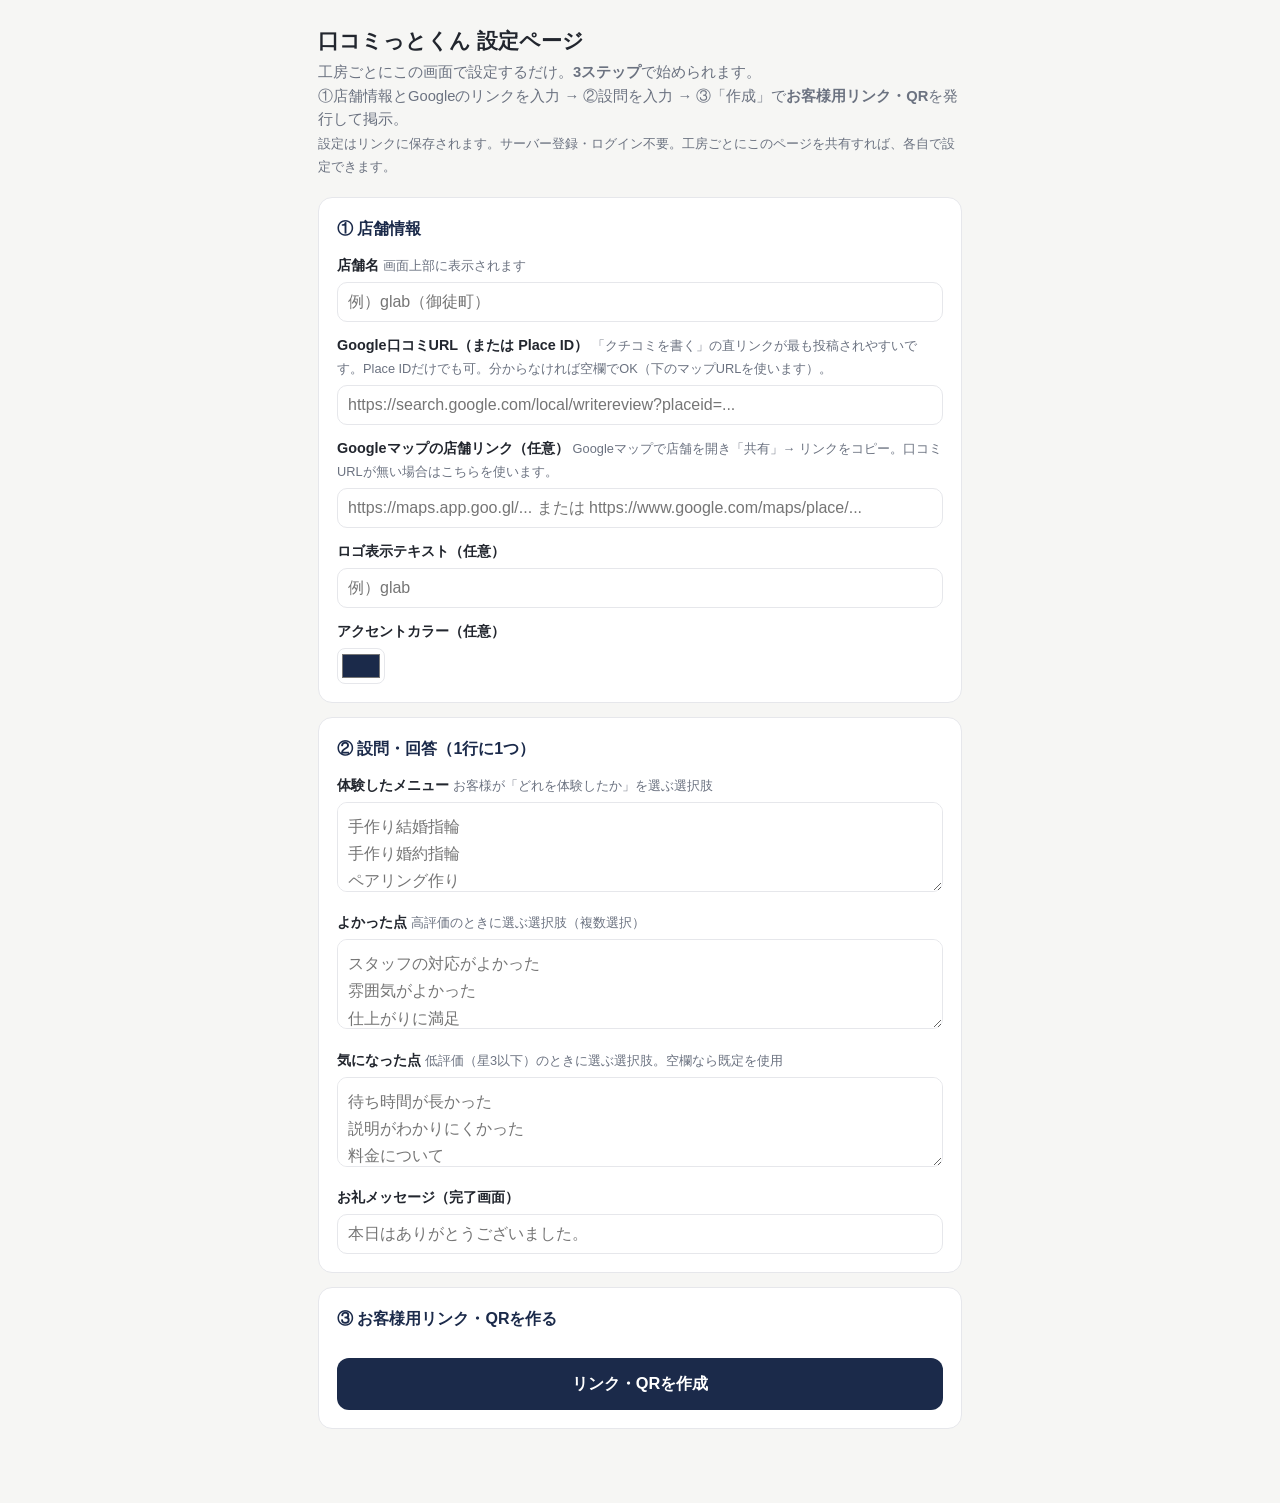
<file: kuchikomi-kun/settei.html>
<!DOCTYPE html>
<html lang="ja">
<head>
  <meta charset="UTF-8" />
  <meta name="viewport" content="width=device-width, initial-scale=1" />
  <meta name="robots" content="noindex, nofollow" />
  <title>口コミっとくん — 設定ページ</title>
  <link rel="stylesheet" href="./style.css" />
  <style>
    .admin{max-width:680px;margin:0 auto;padding:24px 18px 60px}
    .admin h1{font-size:1.3rem;margin:0 0 4px}
    .admin .sub{margin:0 0 18px}
    .sec{background:#fff;border:1px solid var(--line);border-radius:14px;padding:18px;margin:14px 0}
    .sec h2{font-size:1rem;margin:0 0 12px;color:var(--accent)}
    label{display:block;font-weight:600;font-size:.9rem;margin:12px 0 5px}
    .hint{font-weight:400;color:var(--sub);font-size:.8rem;margin:2px 0 0}
    input[type=text],input[type=url],textarea{width:100%;border:1.5px solid var(--line);border-radius:10px;padding:10px;font-size:1rem;font-family:inherit}
    input:focus,textarea:focus{outline:none;border-color:var(--accent)}
    textarea{resize:vertical;min-height:90px;line-height:1.7}
    input[type=color]{width:48px;height:36px;border:1px solid var(--line);border-radius:8px;background:#fff;vertical-align:middle}
    .out{background:#f0f2f5;border-radius:10px;padding:12px;word-break:break-all;font-size:.85rem;margin:6px 0}
    #admin-qr{text-align:center;margin:10px 0}
    #admin-qr img{width:220px;height:220px;image-rendering:pixelated}
    .btnrow{display:flex;flex-wrap:wrap;gap:10px}
    .btnrow .btn{width:auto;flex:1;min-width:140px;margin-top:0}
    .ok{color:#1a7f37;font-size:.85rem;min-height:1.1em;margin:6px 0 0}
    @media print{.no-print{display:none}.sec{border:none}}
  </style>
</head>
<body>
  <div class="admin">
    <h1>口コミっとくん 設定ページ</h1>
    <p class="sub">
      工房ごとにこの画面で設定するだけ。<strong>3ステップ</strong>で始められます。<br>
      ①店舗情報とGoogleのリンクを入力 → ②設問を入力 → ③「作成」で<strong>お客様用リンク・QR</strong>を発行して掲示。<br>
      <span class="hint">設定はリンクに保存されます。サーバー登録・ログイン不要。工房ごとにこのページを共有すれば、各自で設定できます。</span>
    </p>

    <div class="sec">
      <h2>① 店舗情報</h2>
      <label>店舗名 <span class="hint">画面上部に表示されます</span></label>
      <input type="text" id="f-name" placeholder="例）glab（御徒町）" />

      <label>Google口コミURL（または Place ID）
        <span class="hint">「クチコミを書く」の直リンクが最も投稿されやすいです。Place IDだけでも可。分からなければ空欄でOK（下のマップURLを使います）。</span>
      </label>
      <input type="url" id="f-url" placeholder="https://search.google.com/local/writereview?placeid=..." />

      <label>Googleマップの店舗リンク（任意）
        <span class="hint">Googleマップで店舗を開き「共有」→ リンクをコピー。口コミURLが無い場合はこちらを使います。</span>
      </label>
      <input type="url" id="f-map" placeholder="https://maps.app.goo.gl/... または https://www.google.com/maps/place/..." />

      <label>ロゴ表示テキスト（任意）</label>
      <input type="text" id="f-logo" placeholder="例）glab" />

      <label>アクセントカラー（任意）</label>
      <input type="color" id="f-accent" value="#1B2A4A" />
    </div>

    <div class="sec">
      <h2>② 設問・回答（1行に1つ）</h2>
      <label>体験したメニュー <span class="hint">お客様が「どれを体験したか」を選ぶ選択肢</span></label>
      <textarea id="f-exp" placeholder="手作り結婚指輪&#10;手作り婚約指輪&#10;ペアリング作り"></textarea>

      <label>よかった点 <span class="hint">高評価のときに選ぶ選択肢（複数選択）</span></label>
      <textarea id="f-hl" placeholder="スタッフの対応がよかった&#10;雰囲気がよかった&#10;仕上がりに満足"></textarea>

      <label>気になった点 <span class="hint">低評価（星3以下）のときに選ぶ選択肢。空欄なら既定を使用</span></label>
      <textarea id="f-neg" placeholder="待ち時間が長かった&#10;説明がわかりにくかった&#10;料金について"></textarea>

      <label>お礼メッセージ（完了画面）</label>
      <input type="text" id="f-thanks" placeholder="本日はありがとうございました。" />
    </div>

    <div class="sec no-print">
      <h2>③ お客様用リンク・QRを作る</h2>
      <button class="btn btn-primary" id="gen">リンク・QRを作成</button>

      <div id="result" style="display:none">
        <label>お客様用リンク</label>
        <div class="out" id="out-url"></div>
        <div class="btnrow">
          <button class="btn btn-sub" id="copy">リンクをコピー</button>
          <button class="btn btn-sub" id="open">プレビューを開く</button>
        </div>
        <p class="ok" id="msg"></p>

        <div id="admin-qr"></div>
        <button class="btn btn-sub" id="print">QRを印刷</button>

        <label style="margin-top:18px">この設定をあとで編集するためのリンク <span class="hint">ブックマーク推奨</span></label>
        <div class="out" id="out-edit"></div>
        <button class="btn btn-sub" id="copy-edit">編集用リンクをコピー</button>
      </div>
    </div>
  </div>

  <script src="./vendor/qrcode.js"></script>
  <script src="./settei.js"></script>
</body>
</html>
</file>
<file: corp.css>
/* BiSPOKE corporate — continuation of the September 2026 approved preview. */
:root{--ink:#1a1a1a;--paper:#f3efe6;--paper2:#ebe5da;--muted:#59564f;--line:rgba(26,26,26,.2);--mono:'DM Mono',monospace;--serif:'Noto Serif JP','Yu Mincho',serif;--sans:'Noto Sans JP',sans-serif}
*{box-sizing:border-box;margin:0;padding:0}
html{scroll-behavior:smooth;scroll-padding-top:100px}
body{background:var(--paper);color:var(--ink);font-family:var(--sans);font-size:1rem;line-height:1.9}
a{color:inherit;text-decoration:none;text-underline-offset:6px}
a:hover{text-decoration:underline}
a:focus-visible,video:focus-visible{outline:2px solid #1b2a4a;outline-offset:6px}
img,video{display:block;width:100%;max-width:100%;height:100%;object-fit:cover}
.skip-link{position:fixed;top:-100px;left:16px;z-index:200;background:var(--ink);color:var(--paper);padding:10px 18px}.skip-link:focus{top:10px}
.site-header{position:fixed;z-index:100;inset:0 0 auto;min-height:78px;display:grid;grid-template-columns:1fr auto 1fr;gap:24px;align-items:center;padding:16px 3vw;border-bottom:1px solid var(--line);backdrop-filter:blur(12px);background:rgba(243,239,230,.96)}
.brand{font-family:Georgia,serif;font-size:1.75rem;line-height:1.2}
.desktop-nav{display:flex;gap:28px;font-size:.875rem}.desktop-nav a{padding:5px 0}
.contact-button{justify-self:end;border:1px solid;padding:8px 16px;font-size:.875rem}
.eyebrow{font:400 .75rem/1.8 var(--mono);letter-spacing:.11em;text-transform:uppercase;color:var(--muted)}
.hero{min-height:max(790px,100svh);position:relative;overflow:hidden;padding:78px 0 0;background:linear-gradient(135deg,#f7f3eb,#eee8dd 62%,#e6ded0)}
.hero-shadow{position:absolute;border-radius:50%;filter:blur(42px);opacity:.28;transform:rotate(-18deg)}
.hero-shadow-a{width:58vw;height:8vw;background:#a49c8f;right:-2vw;top:16vh}.hero-shadow-b{width:46vw;height:7vw;background:#c4bbae;right:5vw;top:33vh}
.hero-content{position:relative;z-index:2;width:min(1180px,88vw);margin:auto;padding:8vh 0 7vh;min-height:calc(max(790px,100svh) - 78px);display:flex;flex-direction:column;align-items:flex-start}
.hero-content .eyebrow{margin-bottom:28px}
.hero h1{font:500 clamp(44px,5.5vw,82px)/1.5 var(--serif);letter-spacing:-.035em}
.hero-en{margin-top:24px;font:clamp(20px,1.6vw,25px)/1.55 Georgia,serif}
.hero-note{margin-top:auto;padding:38px 0 0;font-size:1rem;color:#4e4a44}
.scroll-mark{position:absolute;right:3vw;bottom:5vh;font:.75rem var(--mono);writing-mode:vertical-rl;padding:12px}
.approach{display:grid;grid-template-columns:1.05fr .95fr;border-block:1px solid var(--line)}
.approach-copy{padding:8vw 6vw;display:flex;flex-direction:column;gap:20px}
h2{font-weight:500}.approach h2,.story h2{font:500 clamp(30px,3.1vw,49px)/1.65 var(--serif);margin:12px 0}
.approach-copy>p:not(.eyebrow):not(.approach-tag){line-height:2.1;color:var(--muted)}
.approach-copy .approach-tag{margin-top:34px;font:clamp(36px,4.3vw,65px)/1.1 Georgia,serif;letter-spacing:-.035em}
.approach-image{position:relative;min-height:650px}.approach-image img{position:absolute;inset:0;object-position:center}
.approach-image figcaption{position:absolute;bottom:20px;left:24px;font:.75rem/1.8 var(--mono);background:var(--paper);padding:5px 10px}
.business{padding:0 3vw 70px}
.section-head{display:flex;justify-content:space-between;align-items:center;gap:20px;padding:30px 0;border-bottom:1px solid var(--line)}.section-head>p{font-size:.875rem;color:var(--muted)}
.business-grid{display:grid;grid-template-columns:1.15fr 1fr}
.business-card{padding:30px 28px 44px;border-right:1px solid var(--line);display:flex;flex-direction:column}.business-card:first-child{border-left:1px solid var(--line)}
.brand-media{height:320px;margin-bottom:30px;overflow:hidden}.brand-media img{object-fit:contain;background:#ccd3d7;object-position:center}.repair-media video{object-position:center}
.business-meta{display:flex;flex-direction:column;gap:10px}.business-meta span{font:.75rem/1.8 var(--mono);color:var(--muted)}
.business-meta h3{font:clamp(28px,3.3vw,48px)/1.25 Georgia,serif}
.business-jp{font:500 1.2rem/1.7 var(--serif);margin:20px 0 14px}.business-card>p:not(.business-jp){color:var(--muted)}
.service-list{list-style:none;margin:24px 0 16px;border-top:1px solid var(--line)}.service-list li{padding:10px 0;border-bottom:1px solid var(--line)}
.business-card .status-note{font-size:.875rem;line-height:1.9;margin-bottom:26px}
.text-link{display:inline-block;font-size:.875rem;line-height:1.8;border-bottom:1px solid;padding:8px 0;align-self:flex-start}.text-link:hover{text-decoration:none;border-bottom-width:2px}.text-link span{margin-left:12px}
.business-card .text-link{margin-top:auto}
.global-note{display:grid;grid-template-columns:1fr 2fr;gap:40px;padding:38px 28px;border-bottom:1px solid var(--line)}
.global-note h3{font:500 1.35rem/1.7 var(--serif);margin-bottom:12px}.global-note p:not(.eyebrow){color:var(--muted)}.global-note .text-link{margin-top:10px}
.story{display:grid;grid-template-columns:1.05fr .95fr;background:#e6e1d7;border-block:1px solid var(--line)}
.store-image{position:relative;min-height:700px}.store-image img{position:absolute;inset:0;object-position:48% center}.store-image figcaption{position:absolute;bottom:18px;left:20px;right:20px;font-size:.75rem;background:var(--paper);padding:6px 12px}
.story-copy{padding:6vw 5vw}.story-copy>p:not(.eyebrow){color:var(--muted);margin:22px 0}
.store-data{margin:28px 0 18px}.store-data>div{display:grid;grid-template-columns:108px 1fr;gap:16px;padding:15px 0;border-top:1px solid var(--line)}.store-data dt{font:400 .875rem/1.9 var(--mono)}.store-data dd{font-size:.875rem;line-height:1.9}
.values{background:#181816;color:#eee9df;padding:64px 5vw 80px}.values>.eyebrow{color:#c4bfb5}.values-grid{display:grid;grid-template-columns:repeat(3,1fr);gap:5vw;margin-top:46px}.values article{border-top:1px solid #ffffff50;padding-top:20px}.values article>span{font:.75rem var(--mono);color:#c4bfb5}.values h3{font:500 clamp(23px,2.2vw,34px)/1.7 var(--serif);margin:16px 0}.values article p{color:#d5d0c6}
.careers{display:grid;grid-template-columns:1.4fr 1fr;gap:5vw;padding:65px 5vw;border-bottom:1px solid var(--line)}.careers h2{font:500 clamp(24px,2.3vw,36px)/1.7 var(--serif);margin-top:20px}.careers nav{display:grid}.careers nav a{padding:15px 0;border-bottom:1px solid var(--line);display:flex;justify-content:space-between;gap:20px}
.company{display:grid;grid-template-columns:1fr 1.25fr;gap:7vw;padding:8vw 5vw}.company-intro h2{font:clamp(44px,5vw,78px)/1.2 Georgia,serif;margin:26px 0}.company-intro>p:last-child{color:var(--muted)}
.company-data>div{display:grid;grid-template-columns:105px 1fr;gap:24px;padding:21px 0;border-top:1px solid var(--line)}.company-data>div:last-child{border-bottom:1px solid var(--line)}.company-data dt{font-size:.875rem;color:var(--muted)}.company-data dd{font-size:1rem;line-height:1.9;overflow-wrap:anywhere}
.closing{background:#ddd6c9;border-top:1px solid var(--line);display:flex;justify-content:space-between;align-items:center;gap:40px;padding:54px 5vw}.closing h2{font:500 clamp(25px,2.6vw,38px)/1.8 var(--serif);margin:12px 0}.closing p:not(.eyebrow){font-size:.875rem;max-width:600px}.closing>a{white-space:nowrap}
.site-footer{display:grid;grid-template-columns:1fr auto;gap:24px;padding:38px 3vw;font:.75rem/1.9 var(--mono);background:#ece7dd;border-top:1px solid var(--line)}.footer-links{display:flex;flex-wrap:wrap;align-items:center;justify-content:flex-end;gap:14px 24px;font-family:var(--sans);font-size:.875rem}.site-footer .image-note{color:var(--muted);text-align:right;font-family:var(--sans);max-width:720px}
.page-hero{padding:170px 6vw 65px;border-bottom:1px solid var(--line)}.page-hero h1{font:500 clamp(36px,5vw,68px)/1.6 var(--serif);margin:24px 0}.page-hero>p:last-child{max-width:760px;color:var(--muted)}.service-detail{padding:65px 6vw;border-bottom:1px solid var(--line);display:grid;grid-template-columns:1fr 2fr;gap:6vw}.service-detail h2{font:36px/1.4 Georgia,serif}.service-detail .eyebrow{margin-bottom:16px}.service-detail h3{font:500 1.4rem/1.7 var(--serif);margin:26px 0 10px}.service-detail h3:first-child{margin-top:0}.service-detail p{color:var(--muted)}.service-detail .text-link{margin-top:22px}
@media(max-width:1000px){.site-header{grid-template-columns:1fr auto;gap:10px 20px;padding:12px 22px}.desktop-nav{grid-row:2;grid-column:1/-1;justify-content:center;gap:24px}.contact-button{grid-column:2;grid-row:1}.hero{padding-top:108px}.hero-content{min-height:calc(max(790px,100svh) - 108px)}html{scroll-padding-top:124px}.business-card{padding-inline:20px}.brand-media{height:270px}.company{gap:4vw}.company-data>div{grid-template-columns:80px 1fr;gap:14px}.closing{align-items:flex-start;flex-direction:column;gap:20px}}
@media(max-width:760px){.site-header{padding:10px 18px}.brand{font-size:1.5rem}.contact-button{font-size:.875rem;padding:6px 10px}.desktop-nav{gap:0;justify-content:space-between}.desktop-nav a{font-size:.875rem;padding:5px 0}.hero{min-height:790px}.hero-content{min-height:682px;width:auto;padding:54px 24px 48px}.hero h1{font-size:clamp(32px,8.7vw,60px);line-height:1.65}.hero-content .eyebrow{font-size:.75rem;letter-spacing:.03em}.hero-note{font-size:.875rem;padding-top:36px}.hero-en{font-size:21px}.scroll-mark{display:none}.approach{grid-template-columns:1fr}.approach-copy{padding:64px 24px;gap:20px}.approach h2,.story h2{font-size:clamp(28px,7.5vw,42px)}.approach-image{min-height:0;aspect-ratio:4/5}.business{padding:0 0 40px}.section-head{padding:22px 24px}.section-head>p{display:none}.business-grid{grid-template-columns:1fr}.business-card,.business-card:first-child{border-left:0;border-right:0;border-bottom:1px solid var(--line);padding:24px 24px 38px}.brand-media{height:auto;aspect-ratio:1.4}.business-meta h3{font-size:36px}.global-note{grid-template-columns:1fr;padding:32px 24px;gap:16px}.story{grid-template-columns:1fr}.store-image{min-height:0;aspect-ratio:1.15}.story-copy{padding:50px 24px}.store-data>div{grid-template-columns:104px 1fr;gap:16px}.values{padding:48px 24px}.values-grid{grid-template-columns:1fr;gap:30px;margin-top:30px}.values h3{font-size:27px;margin:12px 0}.careers{grid-template-columns:1fr;padding:50px 24px;gap:25px}.company{grid-template-columns:1fr;padding:64px 24px;gap:36px}.company-data>div{grid-template-columns:76px 1fr;gap:16px}.company-intro h2{font-size:52px}.closing{padding:40px 24px}.site-footer{grid-template-columns:1fr;gap:22px;padding:34px 24px}.footer-links{justify-content:flex-start;gap:16px}.site-footer .image-note{text-align:left}.page-hero{padding:156px 24px 48px}.service-detail{grid-template-columns:1fr;padding:46px 24px;gap:24px}}
@media(prefers-reduced-motion:reduce){html{scroll-behavior:auto}}
</file>
<file: kuchikomi-kun/style.css>
:root{
  --accent:#1B2A4A;
  --ink:#22262e;
  --sub:#6b7280;
  --line:#e6e7eb;
  --bg:#f6f6f4;
  --card:#ffffff;
  --star:#f5b301;
  --radius:16px;
  --maxw:520px;
}
*{box-sizing:border-box}
html,body{margin:0;padding:0}
body{
  font-family:-apple-system,BlinkMacSystemFont,"Hiragino Sans","Yu Gothic","Noto Sans JP",sans-serif;
  background:var(--bg);color:var(--ink);
  -webkit-font-smoothing:antialiased;line-height:1.6;
}
.app{
  max-width:var(--maxw);margin:0 auto;min-height:100vh;
  padding:28px 20px 40px;display:flex;flex-direction:column;
}
.screen{display:none;animation:fade .25s ease}
.screen.is-active{display:flex;flex-direction:column;flex:1}
@keyframes fade{from{opacity:0;transform:translateY(6px)}to{opacity:1;transform:none}}

.loading{margin:auto;color:var(--sub)}

.store-head{text-align:center;margin-bottom:18px}
.brand{font-size:.8rem;letter-spacing:.14em;color:var(--sub);margin:0 0 4px;text-transform:uppercase}
.store-name{font-size:1.25rem;font-weight:700;margin:0;color:var(--accent)}

.lead{text-align:center;font-size:1.4rem;font-weight:700;margin:24px 0 18px}
.q{font-size:1.25rem;font-weight:700;margin:6px 0 14px;line-height:1.5}
.sub{color:var(--sub);font-size:.92rem;margin:-6px 0 16px}
.label{font-weight:600;font-size:.9rem;margin:18px 0 8px;color:var(--ink)}

.stars{display:flex;justify-content:center;gap:6px;margin:8px 0}
.star{
  background:none;border:none;font-size:2.6rem;line-height:1;cursor:pointer;
  color:#d8dadf;transition:transform .08s,color .12s;padding:2px;
}
.star.on{color:var(--star)}
.star:active{transform:scale(.9)}
.star-hint{text-align:center;color:var(--sub);font-size:.88rem;min-height:1.2em;margin:10px 0 0}

.chips{display:flex;flex-wrap:wrap;gap:8px}
.chip{
  border:1.5px solid var(--line);background:var(--card);color:var(--ink);
  border-radius:999px;padding:9px 14px;font-size:.9rem;cursor:pointer;
  transition:.12s;
}
.chip.on{border-color:var(--accent);background:var(--accent);color:#fff}
.chip:active{transform:scale(.97)}

.freeword,.draft{
  width:100%;border:1.5px solid var(--line);border-radius:12px;
  padding:12px;font-size:1rem;font-family:inherit;resize:vertical;background:var(--card);
}
.freeword:focus,.draft:focus{outline:none;border-color:var(--accent)}

.draft-wrap{margin:4px 0 8px}
.draft{min-height:150px;line-height:1.7}
.draft-note{font-size:.82rem;color:var(--sub);margin:8px 2px 0}

.btn{
  width:100%;border:none;border-radius:12px;padding:15px;font-size:1.02rem;
  font-weight:700;cursor:pointer;margin-top:14px;font-family:inherit;transition:.12s;
}
.btn:active{transform:scale(.98)}
.btn-primary{background:var(--accent);color:#fff}
.btn-primary:disabled{opacity:.5;cursor:default}
.btn-sub{background:#eef0f3;color:var(--ink);margin-top:10px}
.btn-text{background:none;color:var(--sub);font-weight:600;font-size:.9rem;text-decoration:underline;margin-top:14px}
.row{display:flex;gap:10px}
.row .btn{margin-top:10px}

.done{
  width:64px;height:64px;border-radius:50%;background:var(--accent);color:#fff;
  font-size:2rem;display:flex;align-items:center;justify-content:center;margin:40px auto 18px;
}
#screen-thanks{text-align:center}

.foot{text-align:center;color:#9aa0aa;font-size:.78rem;padding:18px 0 26px}
.foot strong{color:var(--sub)}

.spin{display:inline-block;width:1em;height:1em;border:2px solid #fff;border-top-color:transparent;border-radius:50%;animation:rot .7s linear infinite;vertical-align:-2px;margin-right:6px}
@keyframes rot{to{transform:rotate(360deg)}}
</file>
<file: careers.css>
/* BiSPOKE corporate — RETOLD TOKYO v2 tone & manner (static) */
:root {
  --carbon: #0c0c0c;
  --bone: #ece9e2;
  --bone-deep: #ddd8cd;
  --rose: #d98fa0;
  --chrome: #b9bdc4;
  --mute: #7a7568;
  --font-display: "Anton", sans-serif;
  --font-serif: "Noto Serif JP", "Hiragino Mincho ProN", serif;
  --font-sans: "Noto Sans JP", "Hiragino Sans", system-ui, sans-serif;
  --font-mono: "JetBrains Mono", monospace;
}
* { margin: 0; padding: 0; box-sizing: border-box; }
html { scroll-behavior: smooth; }
body { background: #fbfaf7; color: var(--carbon); font-family: var(--font-sans); line-height: 1.9; }
a { color: inherit; text-decoration: none; }
img { max-width: 100%; display: block; }
::selection { background: var(--carbon); color: var(--bone); }

.display-mega { font-family: var(--font-display); font-size: clamp(64px, 16vw, 240px); line-height: 0.88; letter-spacing: 0.005em; text-transform: uppercase; font-weight: 400; }
.display-big { font-family: var(--font-display); font-size: clamp(40px, 8vw, 120px); line-height: 0.92; text-transform: uppercase; font-weight: 400; }
.display-md { font-family: var(--font-display); font-size: clamp(28px, 4.5vw, 56px); line-height: 1; text-transform: uppercase; font-weight: 400; }
.text-hollow { color: transparent; -webkit-text-stroke: 1.5px var(--carbon); }
.on-dark .text-hollow, .text-hollow.light { -webkit-text-stroke-color: var(--bone); }
.mono-label { font-family: var(--font-mono); font-size: 10px; letter-spacing: 0.5em; text-transform: uppercase; color: var(--mute); }
.on-dark .mono-label { color: rgba(236,233,226,0.6); }
.serif { font-family: var(--font-serif); }
.text-vertical { writing-mode: vertical-rl; text-orientation: mixed; }

.section { padding: 110px 24px; }
.wrap { max-width: 1120px; margin: 0 auto; }
.on-dark { background: var(--carbon); color: var(--bone); }

/* grain */
.grain { position: relative; }
.grain::after { content: ""; position: absolute; inset: 0; pointer-events: none; opacity: 0.5; mix-blend-mode: overlay;
  background-image: url("data:image/svg+xml,%3Csvg xmlns='http://www.w3.org/2000/svg' width='160' height='160'%3E%3Cfilter id='n'%3E%3CfeTurbulence type='fractalNoise' baseFrequency='0.85' numOctaves='2'/%3E%3C/filter%3E%3Crect width='160' height='160' filter='url(%23n)' opacity='0.4'/%3E%3C/svg%3E"); }
.grain > * { position: relative; z-index: 1; }

/* header */
.hd { position: fixed; top: 0; left: 0; right: 0; z-index: 50; mix-blend-mode: difference; color: #ece9e2; display: flex; justify-content: space-between; align-items: center; padding: 20px 24px; }
.hd-logo { font-family: var(--font-display); font-size: 19px; letter-spacing: 0.08em; text-transform: uppercase; }
.hd-nav { display: flex; gap: 28px; font-family: var(--font-mono); font-size: 11px; letter-spacing: 0.25em; text-transform: uppercase; }
.hd-nav a { opacity: 0.8; } .hd-nav a:hover { opacity: 1; }
@media (max-width: 760px) { .hd-nav { gap: 14px; font-size: 9px; letter-spacing: 0.15em; } }

/* hero */
.hero { min-height: 92svh; position: relative; display: flex; align-items: flex-end; overflow: hidden; }
.hero-img { position: absolute; inset: 0; width: 100%; height: 100%; object-fit: cover; opacity: 0.42; }
.hero-grad { position: absolute; inset: 0; background: linear-gradient(to bottom, rgba(12,12,12,0.55), transparent 40%, var(--carbon)); }
.hero-meta { position: absolute; top: 96px; left: 24px; }
.hero-vert { position: absolute; top: 50%; right: 24px; transform: translateY(-50%); font-family: var(--font-serif); letter-spacing: 0.5em; font-size: 17px; opacity: 0.9; }
.drift { overflow: hidden; width: 100%; padding-bottom: 12vh; }
.drift-track { display: inline-flex; white-space: nowrap; animation: drift 34s linear infinite; will-change: transform; }
@keyframes drift { from { transform: translateX(0); } to { transform: translateX(-50%); } }
@media (prefers-reduced-motion: reduce) { .drift-track { animation: none; } }

/* index rows */
.row { display: grid; grid-template-columns: 64px 1fr auto; align-items: center; gap: 18px; padding: 38px 8px; border-top: 1px solid rgba(12,12,12,0.18); transition: background 0.45s, color 0.45s; }
.row:last-of-type { border-bottom: 1px solid rgba(12,12,12,0.18); }
.row:hover { background: var(--carbon); color: var(--bone); }
.row:hover .text-hollow { -webkit-text-stroke-color: var(--bone); }
.row-no { font-family: var(--font-mono); font-size: 11px; letter-spacing: 0.3em; color: var(--rose); }
.row-note { font-size: 12px; letter-spacing: 0.12em; text-align: right; }
.row-note small { display: block; font-family: var(--font-mono); font-size: 9px; letter-spacing: 0.1em; opacity: 0.6; }

/* cards / tables / forms */
.grid3 { display: grid; grid-template-columns: repeat(3, 1fr); gap: 1px; background: rgba(12,12,12,0.18); border: 1px solid rgba(12,12,12,0.18); }
.on-dark .grid3 { background: rgba(236,233,226,0.18); border-color: rgba(236,233,226,0.18); }
@media (max-width: 760px) { .grid3 { grid-template-columns: 1fr; } }
.cell { background: var(--bone); padding: 32px 26px; min-height: 250px; display: flex; flex-direction: column; gap: 12px; }
.on-dark .cell { background: var(--carbon); }
.ctable { width: 100%; border-collapse: collapse; font-size: 14px; }
.ctable th { font-family: var(--font-mono); font-size: 10px; letter-spacing: 0.3em; text-transform: uppercase; text-align: left; padding: 18px 14px 18px 0; width: 130px; vertical-align: top; color: var(--rose); font-weight: 400; }
.ctable td { padding: 18px 0; border-bottom: 1px solid rgba(236,233,226,0.15); }
.ctable tr th { border-bottom: 1px solid rgba(236,233,226,0.15); }
.btn { display: inline-block; font-family: var(--font-mono); font-size: 11px; letter-spacing: 0.4em; text-transform: uppercase; border: 1px solid currentColor; padding: 18px 44px; transition: all 0.4s; }
.btn:hover { background: var(--carbon); color: var(--bone); }
.on-dark .btn:hover { background: var(--bone); color: var(--carbon); }

/* footer */
.ft { background: var(--carbon); color: var(--bone); padding: 80px 24px 36px; overflow: hidden; }
.ft-top { display: flex; flex-wrap: wrap; justify-content: space-between; gap: 28px; margin-bottom: 70px; }
.ft-links { display: flex; flex-wrap: wrap; gap: 24px; font-size: 11px; letter-spacing: 0.15em; opacity: 0.75; }
.ft-links a:hover { color: var(--rose); }
.ft-mega { font-family: var(--font-display); font-size: clamp(60px, 15.5vw, 230px); line-height: 1; text-transform: uppercase; white-space: nowrap; color: transparent; -webkit-text-stroke: 1.5px var(--bone); opacity: 0.7; user-select: none; }
.ft-copy { margin-top: 28px; font-family: var(--font-mono); font-size: 10px; letter-spacing: 0.2em; opacity: 0.5; }

/* reveal */
.reveal { opacity: 0; transform: translateY(28px); transition: opacity 0.9s cubic-bezier(0.2,0.7,0.1,1), transform 0.9s cubic-bezier(0.2,0.7,0.1,1); }
.reveal.visible { opacity: 1; transform: none; }

/* job detail */
.job-hero { padding: 170px 24px 70px; }
.dl-spec { display: grid; grid-template-columns: 150px 1fr; gap: 0; font-size: 14px; }
.dl-spec dt { font-family: var(--font-mono); font-size: 10px; letter-spacing: 0.3em; text-transform: uppercase; color: var(--rose); padding: 16px 0; border-top: 1px solid rgba(12,12,12,0.15); }
.dl-spec dd { padding: 16px 0; border-top: 1px solid rgba(12,12,12,0.15); }
@media (max-width: 600px) { .dl-spec { grid-template-columns: 1fr; } .dl-spec dd { padding-top: 0; border-top: 0; } }

/* --- White-base motion layer (Sage × Magician) --- */
.sparkle { color: var(--rose); display: inline-block; }
@keyframes floaty { 0%,100% { transform: translateY(0) rotate(var(--r,0deg)); } 50% { transform: translateY(-14px) rotate(var(--r,0deg)); } }
.float { animation: floaty 6s ease-in-out infinite; }
.float-slow { animation: floaty 9s ease-in-out infinite; }

@keyframes spinr { from { transform: rotate(0deg); } to { transform: rotate(360deg); } }
.badge-spin { position: absolute; width: 168px; height: 168px; animation: spinr 22s linear infinite; }
.badge-wrap { position: absolute; right: 7vw; bottom: 22vh; width: 168px; height: 168px; z-index: 5; }
.badge-wrap .badge-center { position: absolute; inset: 0; display: flex; align-items: center; justify-content: center; font-size: 30px; color: var(--rose); }
@media (max-width: 760px) { .badge-wrap { right: 16px; bottom: 12vh; transform: scale(0.72); } }

/* magic reveal — blur conjure */
.conjure { opacity: 0; filter: blur(14px); transform: translateY(20px); transition: opacity 1.1s cubic-bezier(0.2,0.7,0.1,1), filter 1.1s cubic-bezier(0.2,0.7,0.1,1), transform 1.1s cubic-bezier(0.2,0.7,0.1,1); }
.conjure.visible { opacity: 1; filter: blur(0); transform: none; }

/* hover transformation (before/after crossfade) */
.xfade { position: relative; overflow: hidden; cursor: pointer; }
.xfade img { transition: opacity 0.9s ease, transform 1.2s ease; }
.xfade .after { position: absolute; inset: 0; opacity: 0; }
.xfade:hover .after, .xfade.flipped .after { opacity: 1; }
.xfade:hover img { transform: scale(1.03); }
.xfade-tag { position: absolute; left: 14px; bottom: 12px; font-family: var(--font-mono); font-size: 10px; letter-spacing: 0.3em; text-transform: uppercase; color: #fff; mix-blend-mode: difference; z-index: 2; }

/* tilted photo cards */
.tilt { transform: rotate(var(--r, -2.5deg)); transition: transform 0.6s cubic-bezier(0.2,0.7,0.1,1); box-shadow: 0 24px 60px rgba(12,12,12,0.18); }
.tilt:hover { transform: rotate(0deg) scale(1.02); }

/* playful value cards */
.vcard { background: #fff; border: 1px solid rgba(12,12,12,0.12); padding: 36px 28px; transition: transform 0.5s cubic-bezier(0.2,0.7,0.1,1), box-shadow 0.5s; }
.vcard:hover { transform: translateY(-10px) rotate(-1deg); box-shadow: 0 28px 56px rgba(12,12,12,0.12); }

/* light marquee strip */
.strip { overflow: hidden; border-top: 1px solid rgba(12,12,12,0.14); border-bottom: 1px solid rgba(12,12,12,0.14); padding: 14px 0; background: #fff; }
.strip .drift-track { gap: 0; }
.strip span { font-family: var(--font-mono); font-size: 11px; letter-spacing: 0.35em; text-transform: uppercase; padding-right: 3.2em; color: var(--carbon); white-space: nowrap; }
.hero-outline-mega { color: transparent; -webkit-text-stroke: 1.5px rgba(12,12,12,0.25); }
@media (max-width: 820px) {
  #about .wrap, #company .wrap { grid-template-columns: 1fr !important; }
  .vcard { margin-top: 0 !important; }
  .hero-meta { top: 76px; }
}
@media (max-width: 760px) {
  .hero h1 { font-size: 27px !important; line-height: 1.8 !important; letter-spacing: 0.04em !important; }
  .hero h1 br { display: none; }
}
@media (max-width: 760px) {
  .hero h1 .text-hollow { color: var(--carbon) !important; -webkit-text-stroke: 0 !important; }
}

/* Keep recruitment details readable on small screens. */
.mono-label,.hd-nav,.row-note{font-size:14px;letter-spacing:.05em}.dl-spec{font-size:16px}.serif{font-family:var(--font-sans)}.hd{background:#faf8f5;color:#1a1a1a;mix-blend-mode:normal}.display-big{line-height:1.15;overflow-wrap:anywhere}@media(max-width:520px){.hd{flex-wrap:wrap;gap:12px}.hd-nav{width:100%;justify-content:space-between;gap:12px;font-size:14px}.job-hero{padding-top:150px}.section{padding:64px 24px}}
</file>
